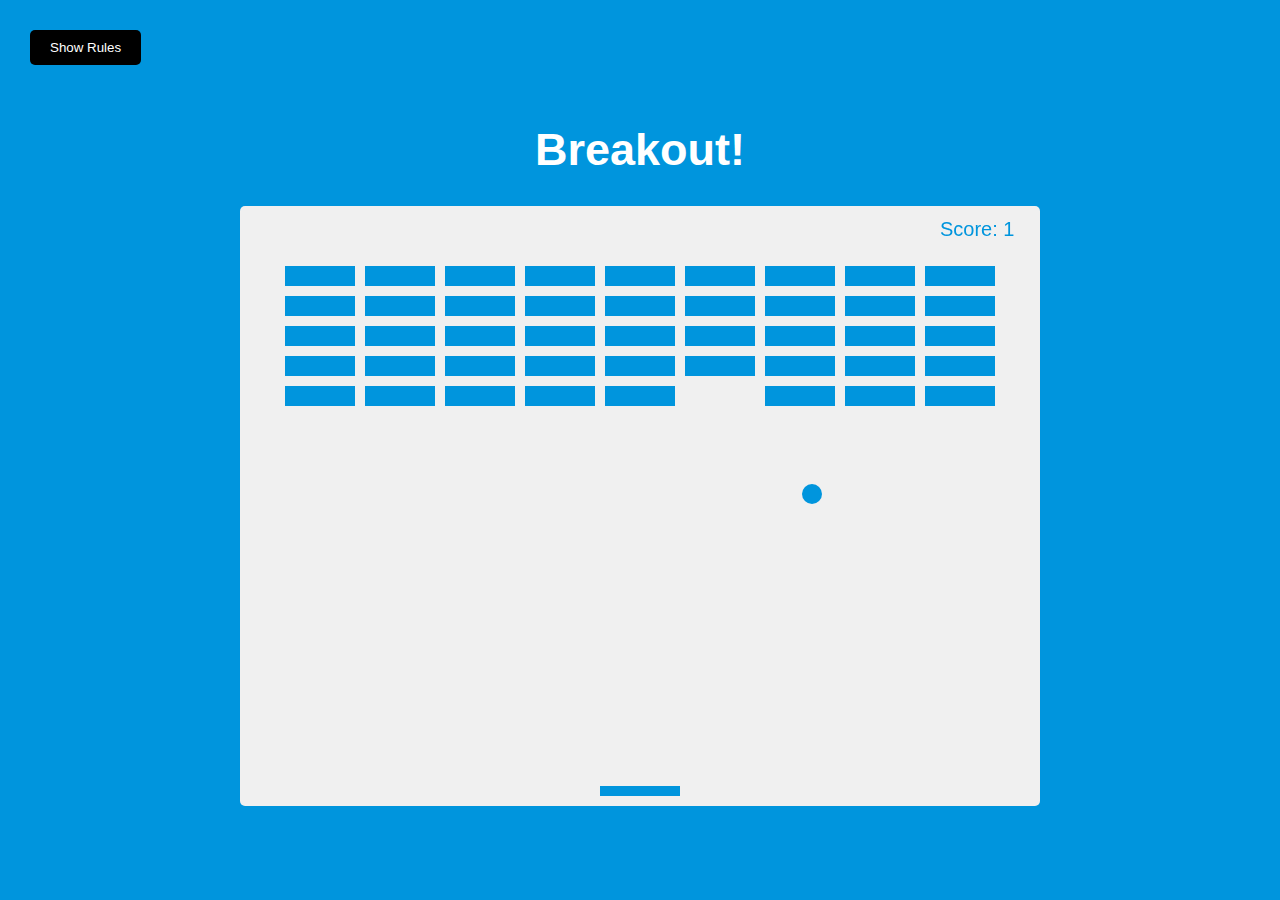
<file: Breakout Game/index.html>
<!DOCTYPE html>
<html lang="en">
  <head>
    <meta charset="UTF-8" />
    <meta name="viewport" content="width=device-width, initial-scale=1.0" />
    <meta http-equiv="X-UA-Compatible" content="ie=edge" />
    <link rel="stylesheet" href="style.css" />
    <title>Breakout!</title>
  </head>
  <body>
    <h1>Breakout!</h1>
    <button id="rules-btn" class="btn rules-btn">Show Rules</button>
    <div id="rules" class="rules">
      <h2>How To Play:</h2>
      <p>
        Use your right and left keys to move the paddle to bounce the ball up
        and break the blocks.
      </p>
      <p>If you miss the ball, your score and the blocks will reset.</p>
      <button id="close-btn" class="btn">Close</button>
    </div>

    <canvas id="canvas" width="800" height="600"></canvas>

    <script src="script.js"></script>
  </body>
</html>
</file>
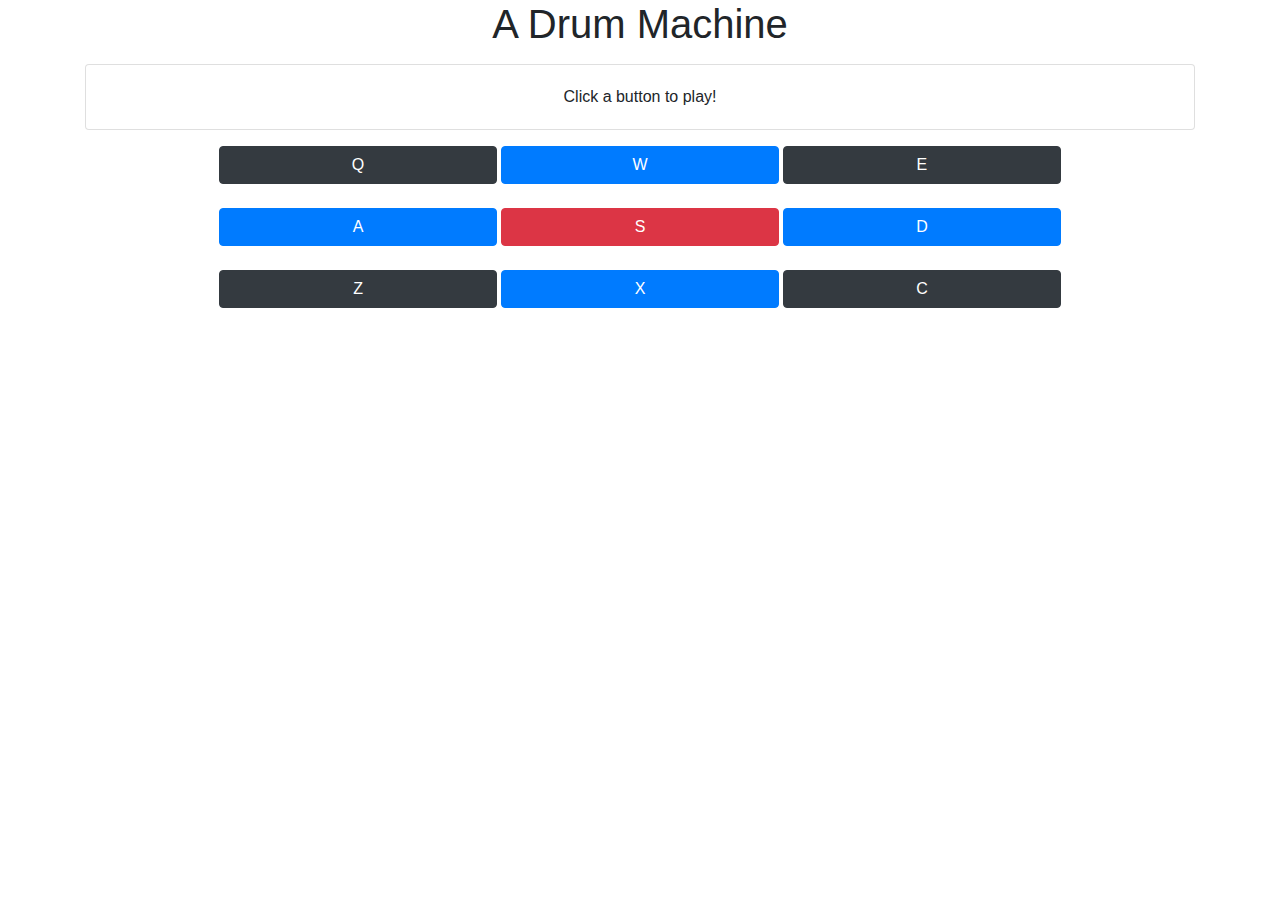
<file: Drum Project/index.html>
<!doctype html>
<html lang="en">
  <head>
    <!-- Required meta tags -->
    <meta charset="utf-8">
    <link rel="stylesheet" href="https://stackpath.bootstrapcdn.com/bootstrap/4.5.0/css/bootstrap.min.css">
    <title>A Drum Machine</title>
    
    <script>
      function play(str) {

        if (str === "q" || str === "Q") {
          document.getElementById('display').innerText = "Rock on!";
        } else if (str === "w" || str === "W") {
          document.getElementById('display').innerText = "Drum Roll!";
        } else if (str === "e" || str === "E") {
          document.getElementById('display').innerText = "Music Time!";
        } else if (str === "a" || str === "A") {
          document.getElementById('display').innerText = "Big Hit!";
        } else if (str === "s" || str === "S") {
          document.getElementById('display').innerText = "Party On!";
        } else if (str === "d" || str === "D") {
          document.getElementById('display').innerText = "Jamming on!";
        } else if (str === "z" || str === "Z") {
          document.getElementById('display').innerText = "Popstarts!";
        } else if (str === "x" || str === "X") {
          document.getElementById('display').innerText = "On the mood!";
        } else if (str === "c" || str === "C") {
          document.getElementById('display').innerText = "On the rythm!";
        }
        var audio = document.getElementById(str);
        audio.play();
      }

      window.document.onkeyup = function(event) {
        let keystroke = event.key
        if (keystroke === "q" || keystroke === "Q") {
          play("Q");
        } else if (keystroke === "w" || keystroke === "W") {
          play("W");
        } else if (keystroke === "e" || keystroke === "E") {
          play("E");
        } else if (keystroke === "a" || keystroke === "A") {
          play("A");
        } else if (keystroke === "s" || keystroke === "S") {
          play("S");
        } else if (keystroke === "d" || keystroke === "D") {
          play("D");
        } else if (keystroke === "z" || keystroke === "Z") {
          play("Z");
        } else if (keystroke === "x" || keystroke === "X") {
          play("X");
        } else if (keystroke === "c" || keystroke === "C") {
          play("C");
        }
      }
    </script>
  </head>


  <body>
    <div class="container" id="drum-machine">
      <h1 class="text-center">A Drum Machine</h1>
      <div class="card my-3">
        <div class="card-body">
          <div class="text-center" id="display">Click a button to play!</div>
        </div>
      </div>
      <div class="align-items-center text-center">
      <button class="drum-pad btn col-3 btn-dark" id="drum-0" onclick="play('Q')">
        Q
        <audio src="./assets/Q.mp3" class="clip" id="Q">
      </button>
      <button class="drum-pad btn col-3 btn-primary" id="drum-1" onclick="play('W')">
        W
        <audio src="./assets/W.mp3" class="clip" id="W">
      </button>
      <button class="drum-pad btn col-3 btn-dark" id="drum-2" onclick="play('E')">
        E
        <audio src="./assets/E.mp3" class="clip" id="E">
      </button>
      </div>
      <br>

      <div class="text-center">
      <button class="drum-pad btn col-3 btn-primary" id="drum-3" onclick="play('A')">
        A
        <audio src="./assets/A.mp3" class="clip" id="A">
      </button>
      <button class="drum-pad btn col-3 btn-danger" id="drum-4" onclick="play('S')">
        S
        <audio src="./assets/S.mp3" class="clip" id="S">
      </button>
      <button class="drum-pad btn col-3 btn-primary" id="drum-5" onclick="play('D')">
        D
        <audio src="./assets/D.mp3" class="clip" id="D">
      </button>
      </div>
      <br>

      <div class="text-center">
      <button class="drum-pad btn col-3 btn-dark" id="drum-6" onclick="play('Z')">
        Z
        <audio src="./assets/Z.mp3" class="clip" id="Z">
      </button>
      <button class="drum-pad btn col-3 btn-primary" id="drum-7" onclick="play('X')">
        X
        <audio src="./assets/X.mp3" class="clip" id="X">
      </button>
      <button class="drum-pad btn col-3 btn-dark" id="drum-8" onclick="play('C')">
        C
        <audio src="./assets/C.mp3" class="clip" id="C">
      </button>
    </div>
    </div>

    <!-- Optional JavaScript -->
    <script src="https://stackpath.bootstrapcdn.com/bootstrap/4.5.0/js/bootstrap.min.js"></script>
    <script src="https://cdn.freecodecamp.org/testable-projects-fcc/v1/bundle.js"></script>
  </body>
</html>
</file>
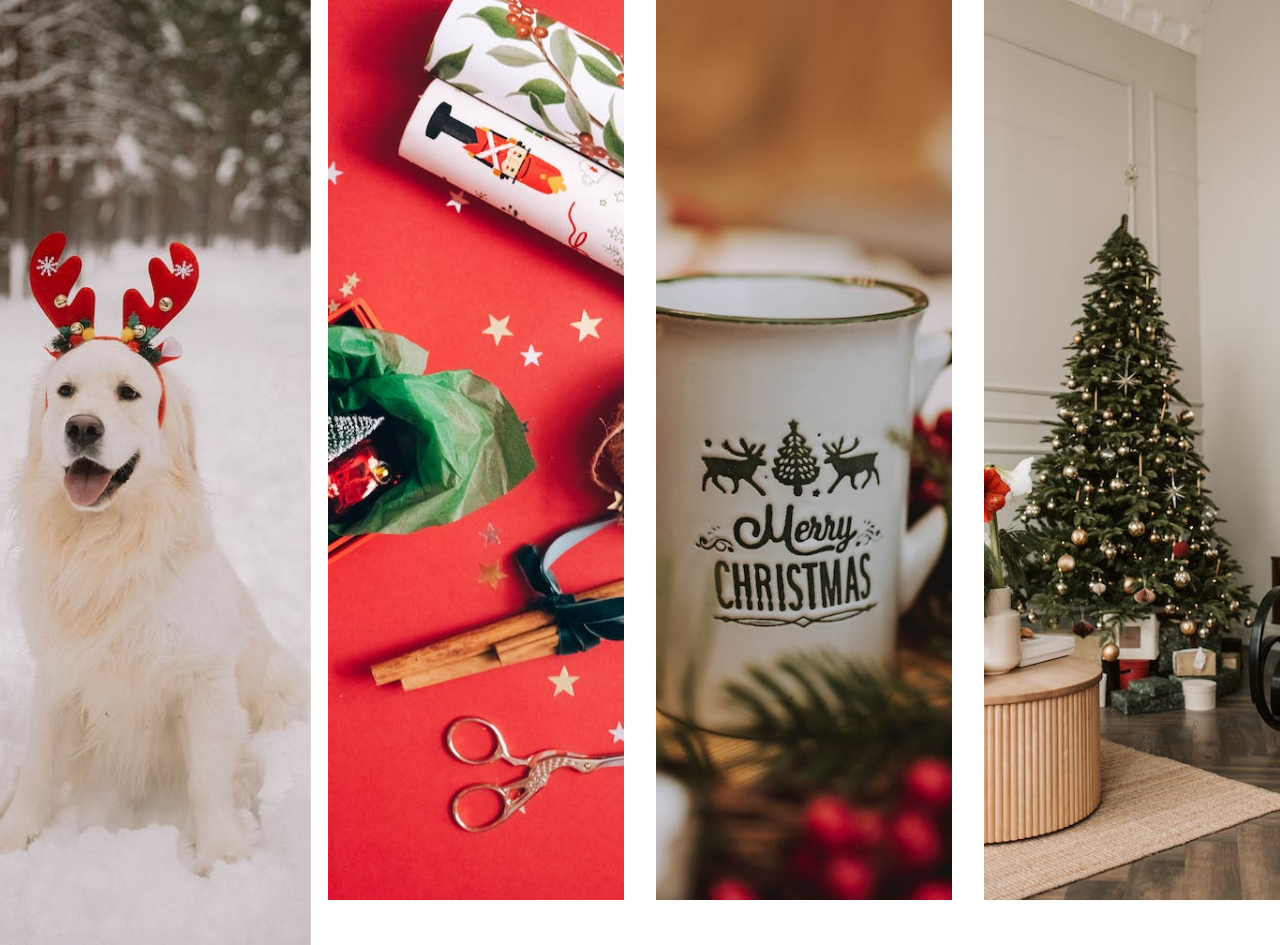
<file: Fluid Image Pop Up JS/index.html>
<!DOCTYPE html>
<html lang="en">
<head>
    <meta charset="UTF-8">
    <meta http-equiv="X-UA-Compatible" content="IE=edge">
    <meta name="viewport" content="width=device-width, initial-scale=1.0">
    <link rel="stylesheet" href="style.css"> 
    <title>Image Gallery Expand</title>
</head>
<body>
    <div class="gallery">
        <div class="img-container">
             <img src="./small/pexels-elina-volkova-19551874 (1).jpg" alt="This is image 1" data-original="pexels-elina-volkova-19551874.jpg">
        </div>
        <div class="img-container">
            <img src="./small/pexels-leeloo-thefirst-5723989 (1).jpg" alt="This is image 2" data-original="pexels-leeloo-thefirst-5723989.jpg">
       </div>
       <div class="img-container">
            <img src="./small/pexels-lil-artsy-3440651 (1).jpg" alt="This is image 3" data-original="pexels-lil-artsy-3440651.jpg">
       </div>
       <div class="img-container">
            <img src="./small/pexels-vlada-karpovich-6119581 (1).jpg" alt="This is image 4" data-original="pexels-vlada-karpovich-6119581.jpg">
       </div>
    </div>
    <div class="modal">
        <img src="./full/pexels-elina-volkova-19551874.jpg" alt="" class="full-img">
        <p class="caption">dddassa</p>
    </div>
    
    <script src="script.js"></script>
</body>

</html>
</file>
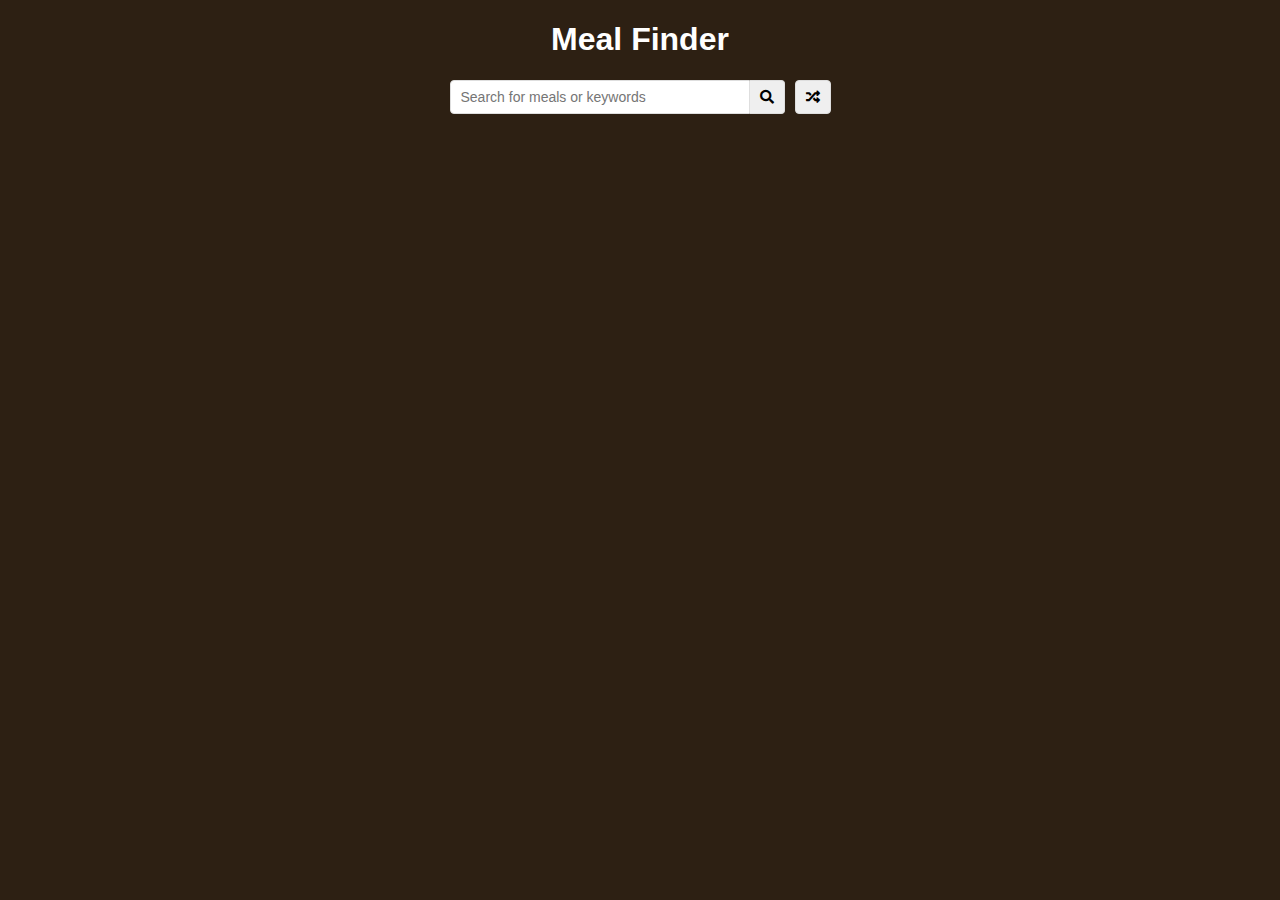
<file: Meal finder/index.html>
<!DOCTYPE html>
<html lang="en">
  <head>
    <meta charset="UTF-8" />
    <meta name="viewport" content="width=device-width, initial-scale=1.0" />
    <meta http-equiv="X-UA-Compatible" content="ie=edge" />
    <link
      rel="stylesheet"
      href="https://cdnjs.cloudflare.com/ajax/libs/font-awesome/5.10.2/css/all.min.css"
    />
    <link rel="stylesheet" href="style.css" />
    <title>Meal Finder</title>
  </head>
  <body>
    <div class="container">
      <h1>Meal Finder</h1>
      <div class="flex">
        <form class="flex" id="submit">
          <input
            type="text"
            id="search"
            placeholder="Search for meals or keywords"
          />
          <button class="search-btn" type="submit">
            <i class="fas fa-search"></i>
          </button>
        </form>
        <button class="random-btn" id="random">
          <i class="fas fa-random"></i>
        </button>
      </div>

      <div id="result-heading"></div>
      <div id="meals" class="meals"></div>
      <div id="single-meal"></div>
    </div>

    <script src="script.js"></script>
  </body>
</html>
</file>
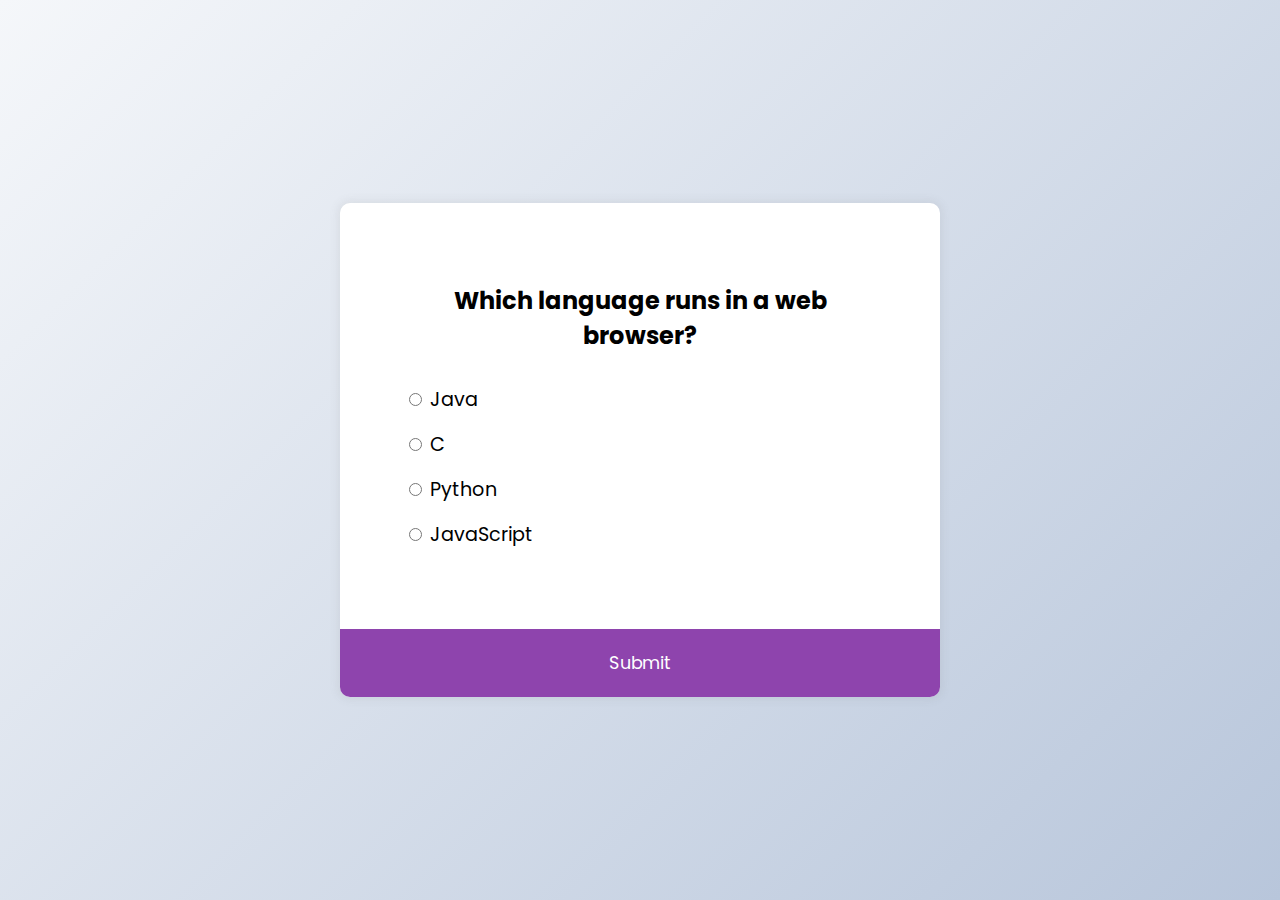
<file: Quiz app/index.html>
<!DOCTYPE html>
<html lang="en">
  <head>
    <meta charset="UTF-8" />
    <meta name="viewport" content="width=device-width, initial-scale=1.0" />
    <link rel="stylesheet" href="style.css" />
    <title>Quiz App</title>
  </head>
  <body>
    <div class="quiz-container" id="quiz">
      <div class="quiz-header">
        <h2 id="question">Question text</h2>
        <ul>
          <li>
            <input type="radio" name="answer" id="a" class="answer">
            <label for="a" id="a_text">Question</label>
          </li>

          <li>
            <input type="radio" name="answer" id="b" class="answer">
            <label for="b" id="b_text">Question</label>
          </li>

          <li>
            <input type="radio" name="answer" id="c" class="answer">
            <label for="c" id="c_text">Question</label>
          </li>

          <li>
            <input type="radio" name="answer" id="d" class="answer">
            <label for="d" id="d_text">Question</label>
          </li>
        </ul>
      </div>
      <button id="submit">Submit</button>
    </div>
    <script src="script.js"></script>
  </body>
</html>
</file>
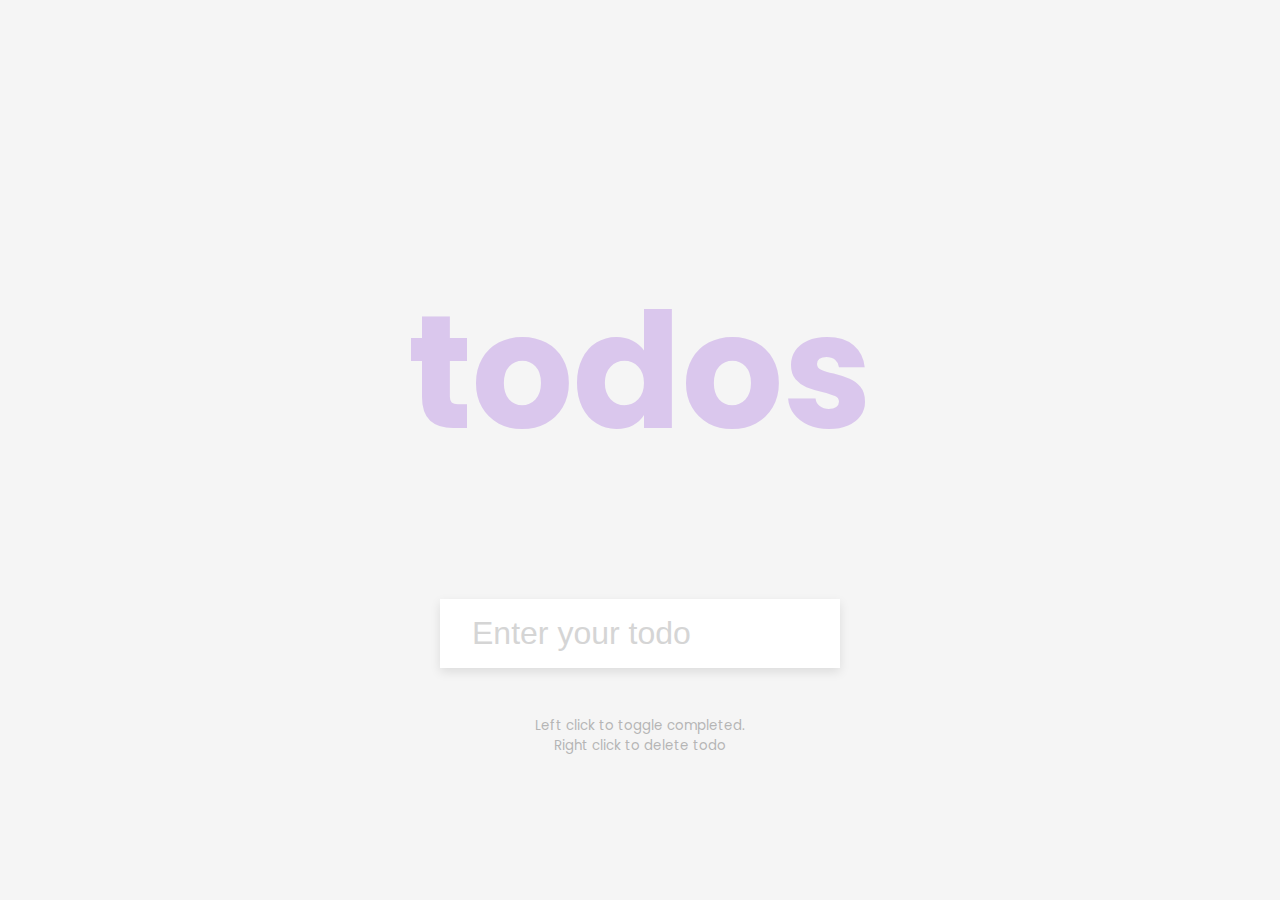
<file: To do list/index.html>
<!DOCTYPE html>
<html lang="en">
  <head>
    <meta charset="UTF-8" />
    <meta name="viewport" content="width=device-width, initial-scale=1.0" />
    <link rel="stylesheet" href="style.css" />
    <title>Todo List</title>
  </head>
  <body>
    <h1>todos</h1>
    <form id="form">
      <input type="text" class="input" id="input" placeholder="Enter your todo" autocomplete="off">

      <ul class="todos" id="todos"></ul>
    </form>
    <small>Left click to toggle completed. <br> Right click to delete todo</small>

    <script src="script.js"></script>
  </body>
</html>
</file>
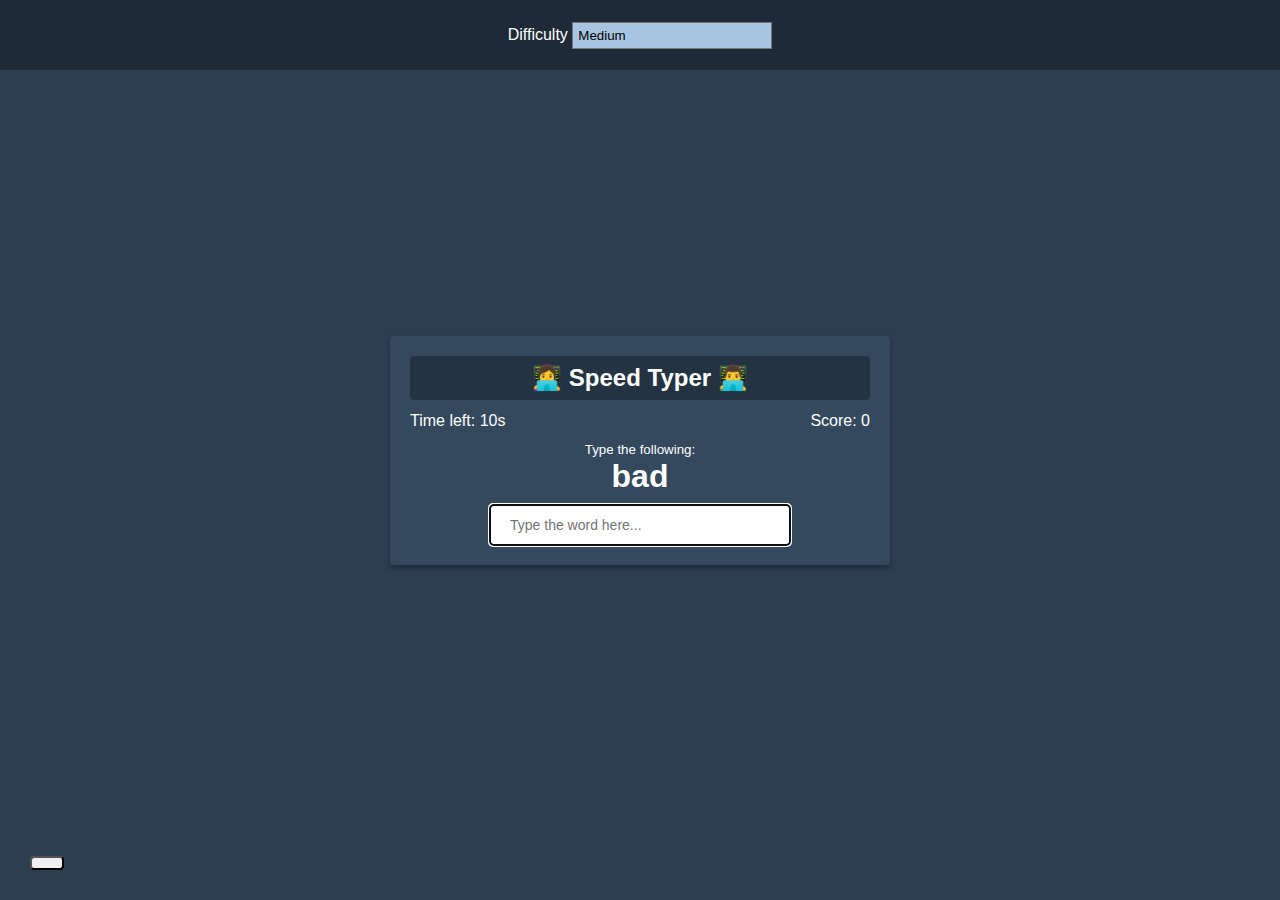
<file: Typing Game/index.html>
<!DOCTYPE html>
<html lang="en">
  <head>
    <meta charset="UTF-8" />
    <meta name="viewport" content="width=device-width, initial-scale=1.0" />
    <meta http-equiv="X-UA-Compatible" content="ie=edge" />
    <link
      rel="stylesheet"
      href="https://cdnjs.cloudflare.com/ajax/libs/font-awesome/5.11.2/css/all.min.css"
      integrity="sha256-+N4/V/SbAFiW1MPBCXnfnP9QSN3+Keu+NlB+0ev/YKQ="
      crossorigin="anonymous"
    />
    <link rel="stylesheet" href="style.css" />
    <title>Speed Typer</title>
  </head>
  <body>
    <button id="settings-btn" class="settings-btn">
      <i class="fas fa-cog"></i>
    </button>

    <div id="settings" class="settings">
      <form id="settings-form">
        <div>
          <label for="difficulty">Difficulty</label>
          <select id="difficulty">
            <option value="easy">Easy</option>
            <option value="medium">Medium</option>
            <option value="hard">Hard</option>
          </select>
        </div>
      </form>
    </div>

    <div class="container">
      <h2>👩‍💻 Speed Typer 👨‍💻</h2>
      <small>Type the following:</small>

      <h1 id="word"></h1>

      <input
        type="text"
        id="text"
        autocomplete="off"
        placeholder="Type the word here..."
        autofocus
      />

      <p class="time-container">Time left: <span id="time">10s</span></p>

      <p class="score-container">Score: <span id="score">0</span></p>

      <div id="end-game-container" class="end-game-container"></div>
    </div>

    <script src="script.js"></script>
  </body>
</html>
</file>
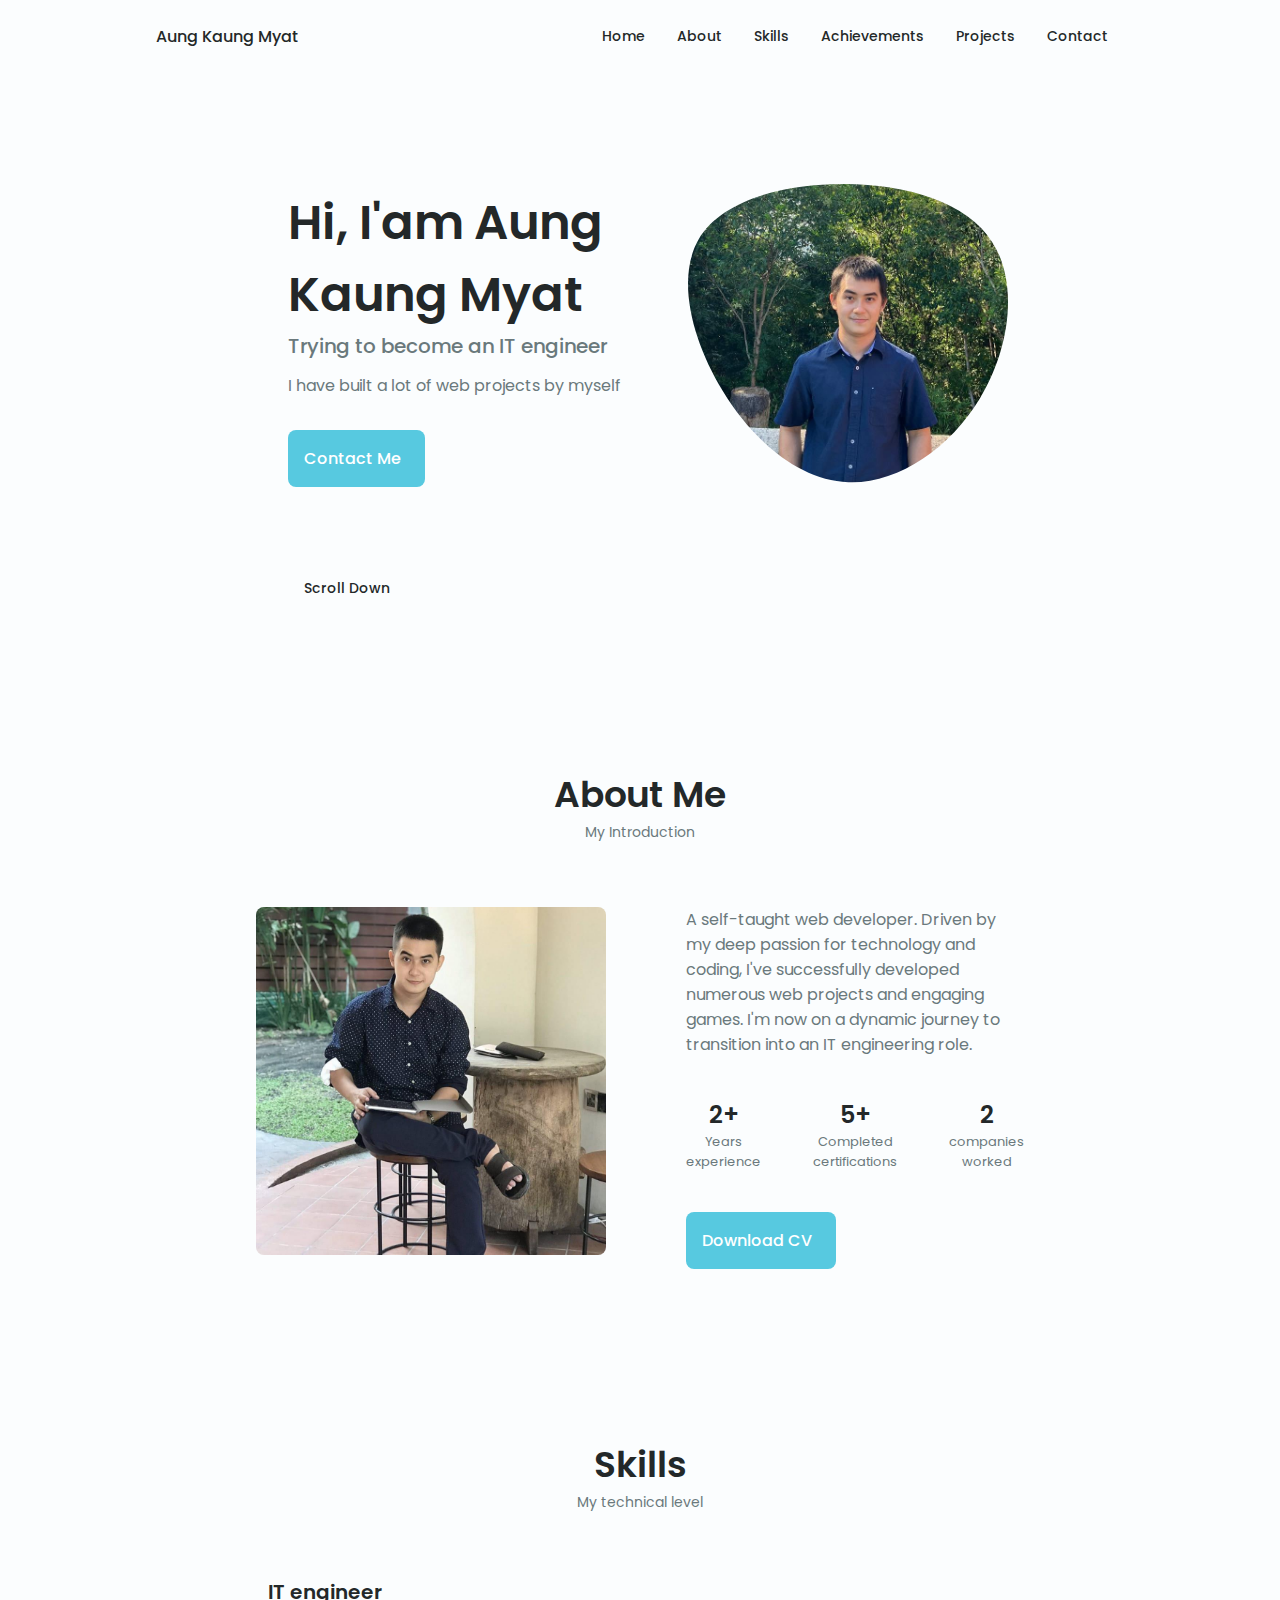
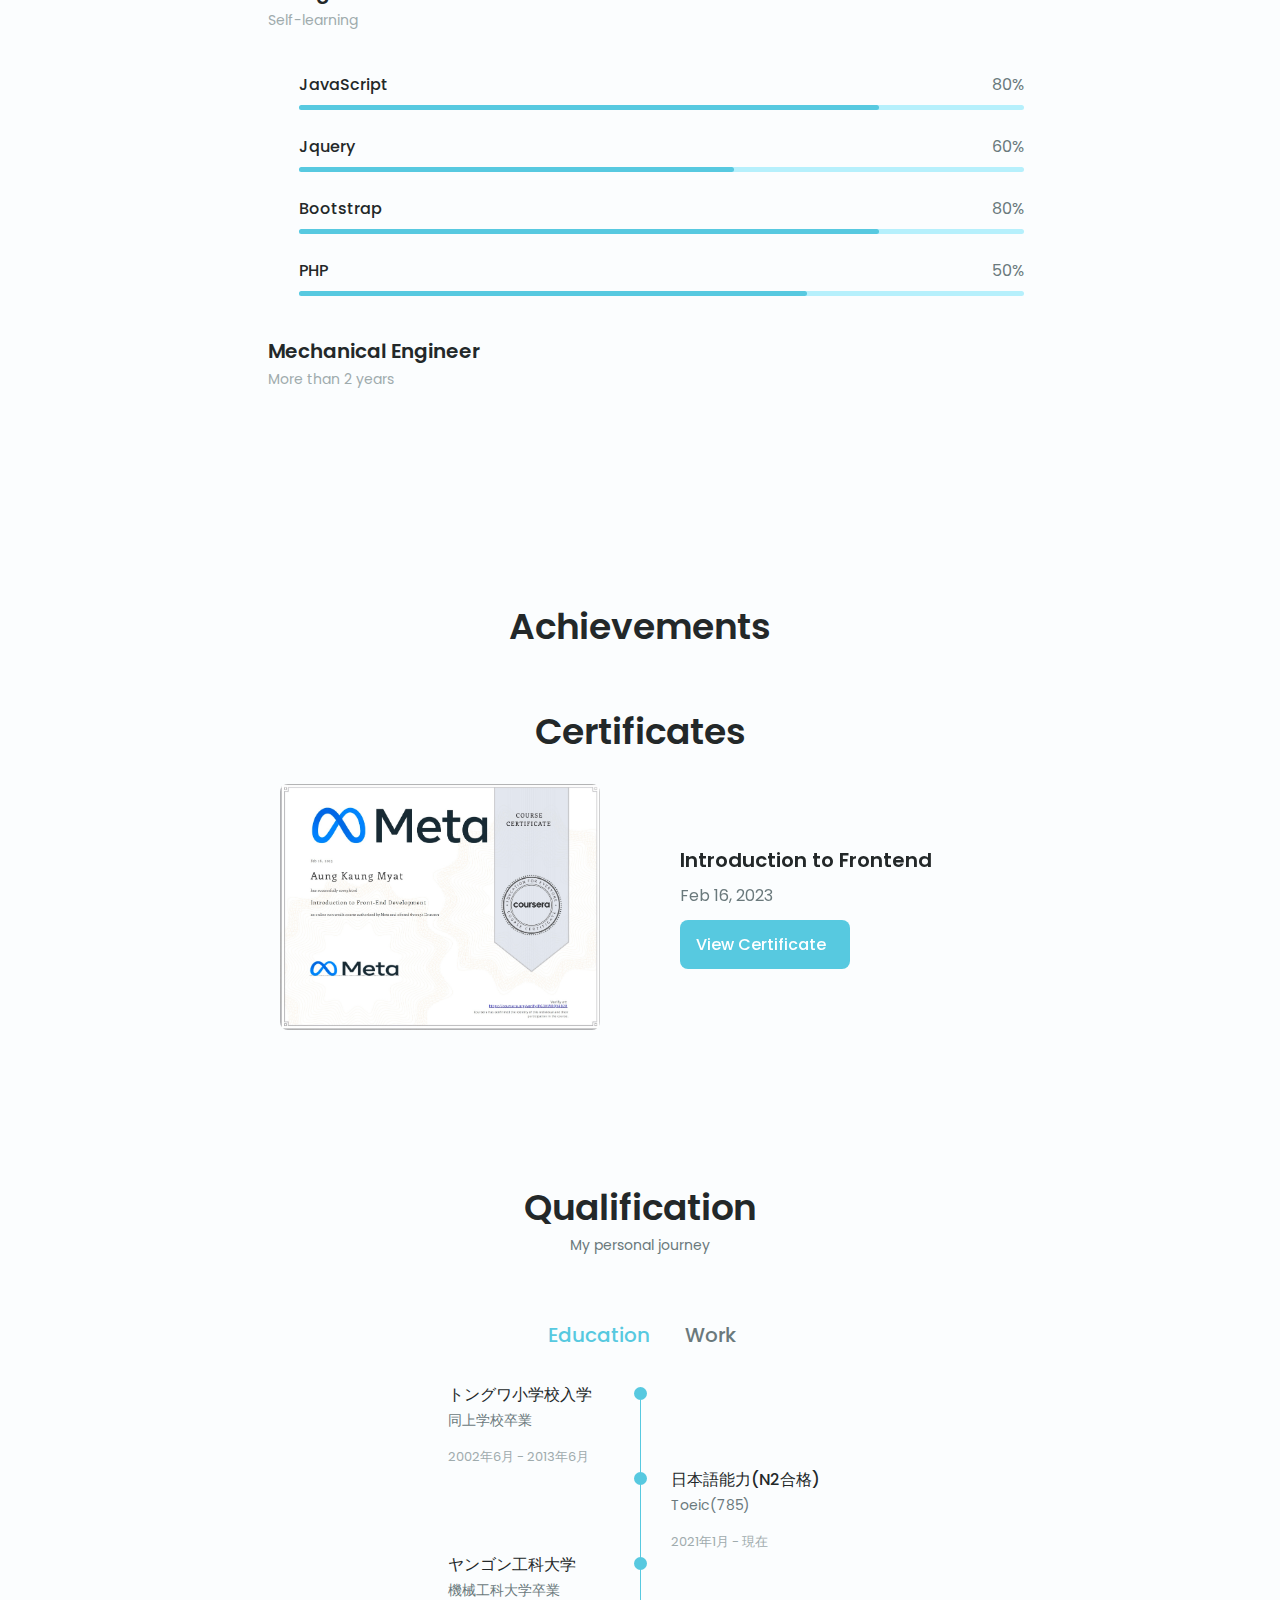
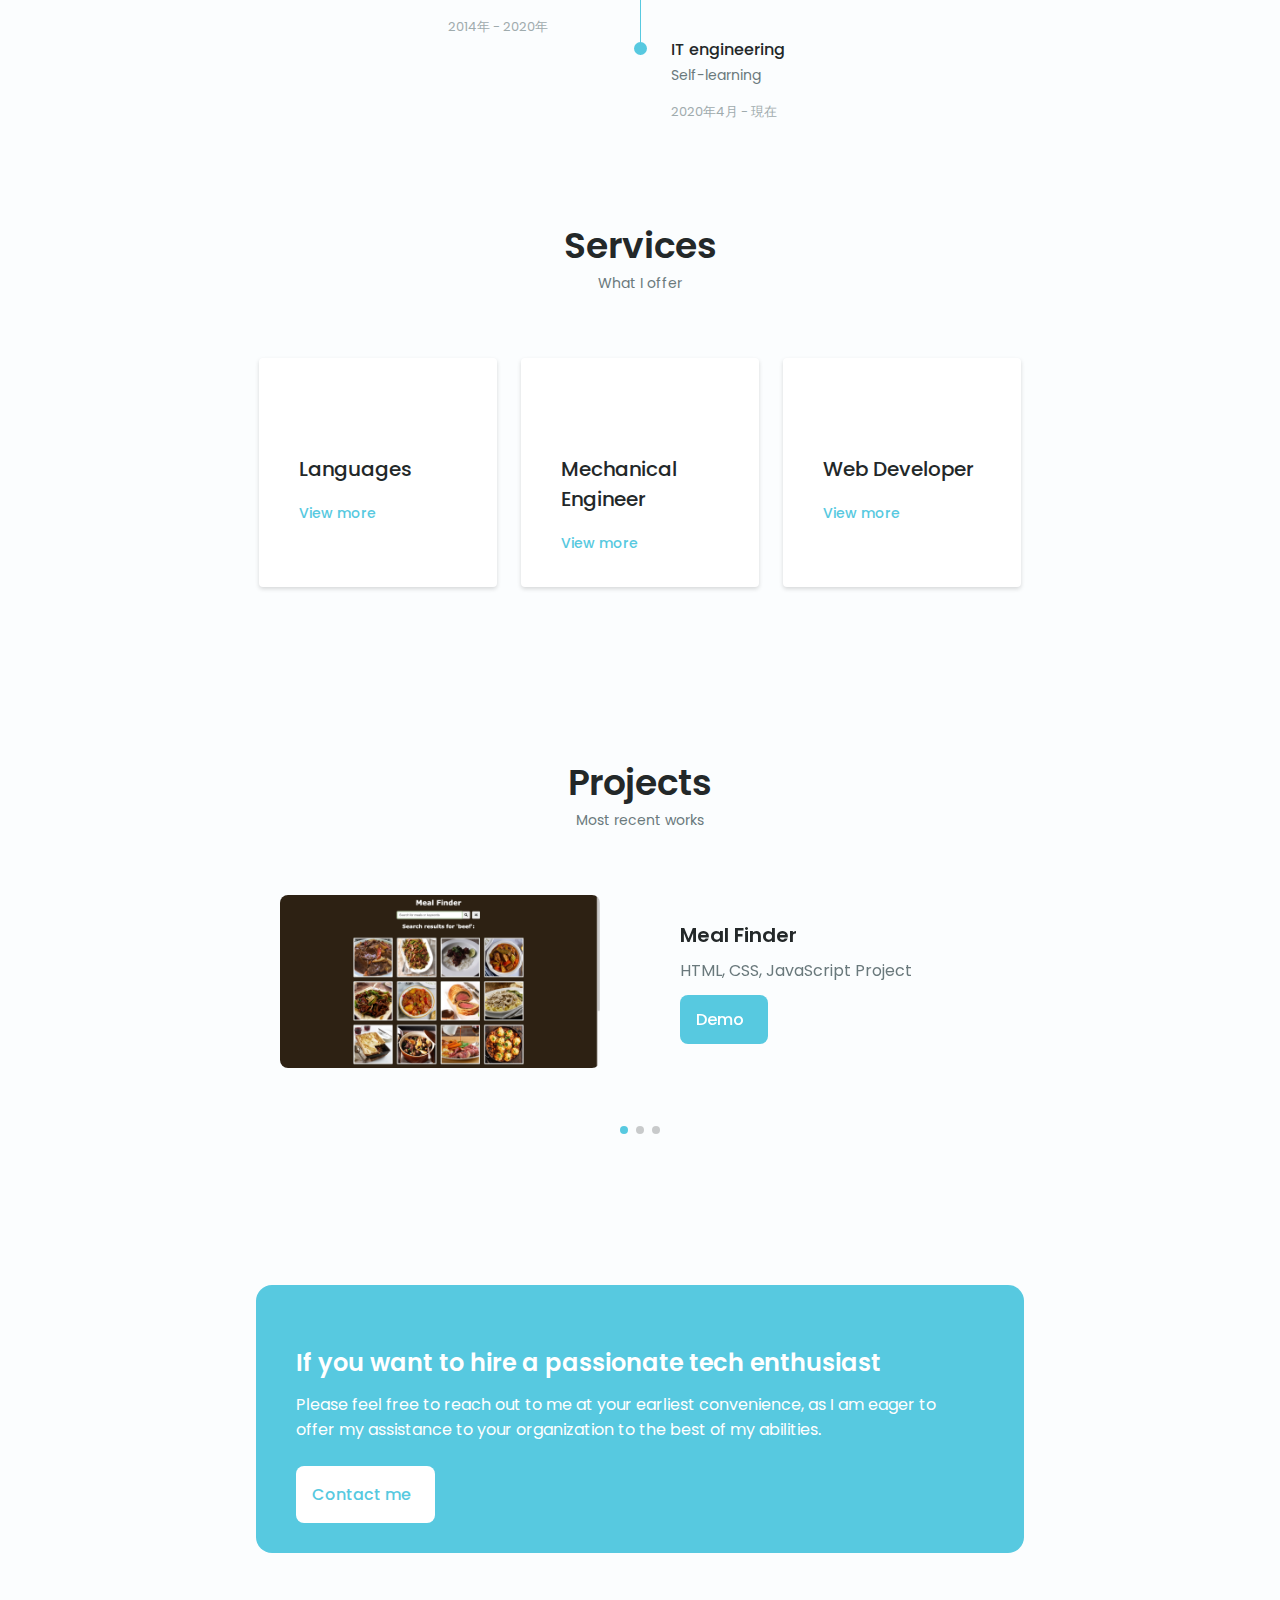
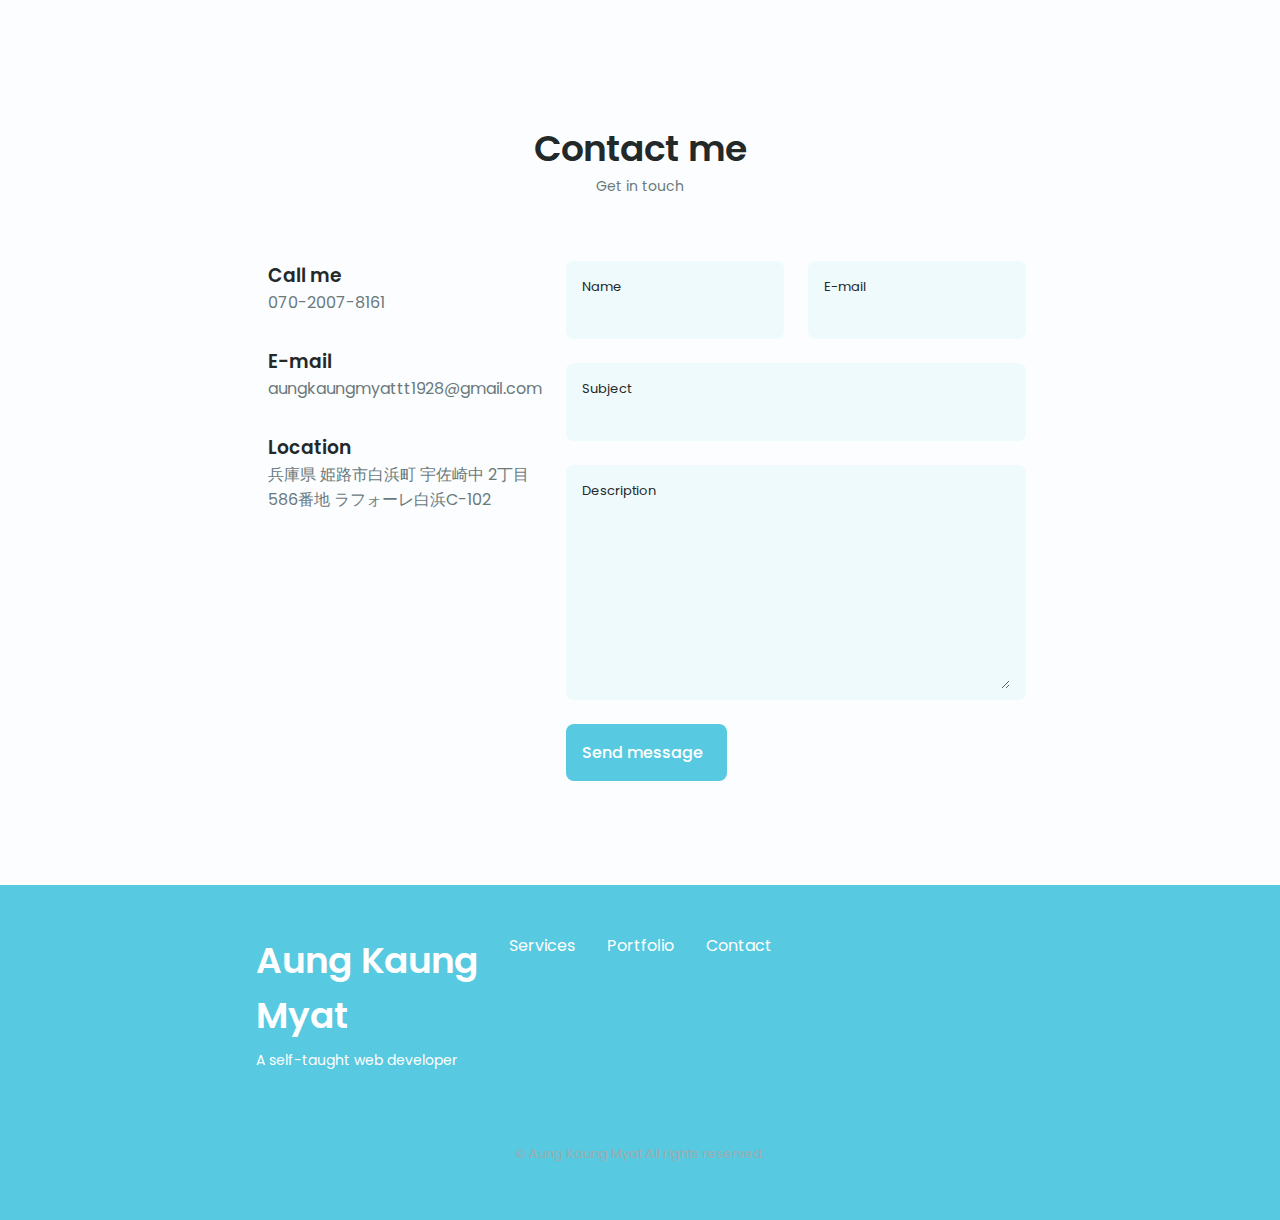
<file: allkg-main/New Portfolio/index.html>
<!DOCTYPE html>
<html lang="en">

<head>
    <meta charset="UTF-8">
    <meta name="viewport" content="width=device-width, initial-scale=1.0">

    <!--==================== UNICONS ====================-->
    <link rel="stylesheet" href="https://unicons.iconscout.com/release/v4.0.0/css/line.css">

    <!--==================== SWIPER CSS ====================-->
    <link rel="stylesheet" href="./packages/css/swiper-bundle.min.css">

    <!--==================== CSS ====================-->
    <link rel="stylesheet" href="./packages/css/styles.css">

    <!--fontawesome-->
    <link rel="stylesheet" href="https://cdnjs.cloudflare.com/ajax/libs/font-awesome/6.4.2/css/all.min.css" integrity="sha512-z3gLpd7yknf1YoNbCzqRKc4qyor8gaKU1qmn+CShxbuBusANI9QpRohGBreCFkKxLhei6S9CQXFEbbKuqLg0DA==" crossorigin="anonymous" referrerpolicy="no-referrer" />

    <title>Aung Kaung Myat</title>
</head>

<body>
    <!--==================== HEADER ====================-->
    <header class="header" id="header">
        <nav class="nav container">
            <a href="#" class="nav__logo">Aung Kaung Myat</a>
            <div class="nav__menu" id="nav-menu">
                <ul class="nav__list grid">
                    <li class="nav__item">
                        <a href="#home" class="nav__link">
                            <i class="uil uil-estate nav__icon"></i>Home
                        </a>
                    </li>
                    <li class="nav__item">
                        <a href="#about" class="nav__link">
                            <i class="uil uil-user nav__icon"></i>About
                        </a>
                    </li>
                    <li class="nav__item">
                        <a href="#skills" class="nav__link">
                            <i class="uil uil-file-alt nav__icon"></i>Skills
                        </a>
                    </li>
                    <li class="nav__item">
                        <a href="#achievements" class="nav__link">
                            <i class="uil uil-briefcase-alt nav__icon"></i>Achievements
                        </a>
                    </li>
                    <li class="nav__item">
                        <a href="#projects" class="nav__link">
                            <i class="uil uil-scenery nav__icon"></i>Projects
                        </a>
                    </li>
                    <li class="nav__item">
                        <a href="#contact" class="nav__link">
                            <i class="uil uil-message nav__icon"></i>Contact
                        </a>
                    </li>
                </ul>
                <i class="uil uil-times nav__close" id="nav-close"></i>
            </div>
            <div class="nav__btns">
                <!-- Theme change button -->

                <i class="uil uil-moon change-theme" id="theme-button"></i>

                <div class="nav__toggle" id="nav-toggle">
                    <i class="uil uil-apps"></i>
                </div>
            </div>
        </nav>
    </header>

    <!--==================== MAIN ====================-->
    <main class="main">
        <!--==================== HOME ====================-->
        <section class="home section" id="home">
            <div class="home__container container grid">
                <div class="home__content grid">
                    <div class="home__social">
                        <a href="https://www.linkedin.com/in/aung-kaung-myat-30943a215/" target="_blank" class="home__social-icon">
                            <i class="uil uil-linkedin-alt"></i>
                        </a>
                        <!--<a href="https://twitter.com/home" target="_blank" class="home__social-icon">
                                <i class="uil uil-twitter-alt"></i>
                            </a>-->
                        <a href="https://github.com/AungKaung1928?tab=repositories" target="_blank" class="home__social-icon">
                            <i class="uil uil-github-alt"></i>
                        </a>
                    </div>

                    <div class="home__img">
                        <svg class="home__blob" viewBox="0 0 200 187" xmlns="http://www.w3.org/2000/svg" xmlns:xlink="http://www.w3.org/1999/xlink">
                            <mask id="mask0" mask-type="alpha">
                                <path d="M190.312 36.4879C206.582 62.1187 201.309 102.826 182.328 134.186C163.346 165.547 
                                    130.807 187.559 100.226 186.353C69.6454 185.297 41.0228 161.023 21.7403 129.362C2.45775 
                                    97.8511 -7.48481 59.1033 6.67581 34.5279C20.9871 10.1032 59.7028 -0.149132 97.9666 
                                    0.00163737C136.23 0.303176 174.193 10.857 190.312 36.4879Z" />
                            </mask>
                            <g mask="url(#mask0)">
                                <path d="M190.312 36.4879C206.582 62.1187 201.309 102.826 182.328 134.186C163.346 
                                    165.547 130.807 187.559 100.226 186.353C69.6454 185.297 41.0228 161.023 21.7403 
                                    129.362C2.45775 97.8511 -7.48481 59.1033 6.67581 34.5279C20.9871 10.1032 59.7028 
                                    -0.149132 97.9666 0.00163737C136.23 0.303176 174.193 10.857 190.312 36.4879Z" />
                                <image class="home__blob-img" x="" xlink:href="packages/images/profile1.JPG" />
                            </g>
                        </svg>
                    </div>

                    <div class="home__data">
                        <h1 class="home__title">Hi, I'am Aung Kaung Myat</h1>
                        <h3 class="home__subtitle">Trying to become an IT engineer</h3>
                        <p class="home__description">I have built a lot of web projects by myself</p>
                        <a href="#contact" class="button button--flex home__button">
                            Contact Me<i class="uil uil-message button__icon"></i>
                        </a>
                    </div>
                </div>

                <div class="home__scroll">
                    <a href="#about" class="home__scroll-button button--flex">
                        <i class="uil uil-mouse-alt home__scroll-mouse"></i>
                        <span class="home__scroll-name">Scroll Down</span>
                        <i class="uil uil-arrow-down home__scroll-arrow"></i>
                    </a>
                </div>
            </div>
        </section>

        <!--==================== ABOUT ====================-->
        <section class="about section" id="about">
            <h2 class="section__title">About Me</h2>
            <span class="section__subtitle">My Introduction</span>

            <div class="about__container container grid">
                <img src="packages/images/profile2.JPG" alt="" class="about__img">
                <div class="about__data">
                    <p class="about__description">
                        A self-taught web developer. Driven by my deep passion for technology and coding, I've successfully developed numerous web projects and engaging games. I'm now on a dynamic journey to transition into an IT engineering role.
                    </p>
                    <div class="about__info">
                        <div>
                            <span class="about__info-title">2+</span>
                            <span class="about__info-name">Years <br> experience</span>
                        </div>
                        <div>
                            <span class="about__info-title">5+</span>
                            <span class="about__info-name">Completed <br> certifications</span>
                        </div>
                        <div>
                            <span class="about__info-title">2</span>
                            <span class="about__info-name">companies<br>worked</span>
                        </div>
                    </div>

                    <div class="about__buttons">
                        <a download="" href="packages/pdf/CV.pdf" class="button button--flex">
                            Download CV<i class="uil uil-download-alt button__icon"></i>
                        </a>
                    </div>
                </div>
            </div>
        </section>

        <!--==================== SKILLS ====================-->
        <section class="skills section" id="skills">
            <h2 class="section__title">Skills</h2>
            <span class="section__subtitle">My technical level</span>

            <div class="skills__container container grid">
                <div>
                    <!--==================== SKILL-1 ====================-->
                    <div class="skills__content skills__open">
                        <div class="skills__header">
                            <i class="uil uil-analytics skills__icon"></i>
                            <div>
                                <h1 class="skills__title">IT engineer</h1>
                                <span class="skills__subtitle">Self-learning</span>
                            </div>

                            <i class="uil uil-angle-down skills__arrow"></i>
                        </div>
                        <div class="skills__list grid">
                            <div class="skills__data">
                                <div class="skills__titles">
                                    <h3 class="skills__name">JavaScript</h3>
                                    <span class="skills__number">80%</span>
                                </div>
                                <div class="skills__bar">
                                    <span class="skills__percentage skills__python"></span>
                                </div>
                            </div>
                            <div class="skills__data">
                                <div class="skills__titles">
                                    <h3 class="skills__name">Jquery</h3>
                                    <span class="skills__number">60%</span>
                                </div>
                                <div class="skills__bar">
                                    <span class="skills__percentage skills__tab"></span>
                                </div>
                            </div>
                            <div class="skills__data">
                                <div class="skills__titles">
                                    <h3 class="skills__name">Bootstrap</h3>
                                    <span class="skills__number">80%</span>
                                </div>
                                <div class="skills__bar">
                                    <span class="skills__percentage skills__sql"></span>
                                </div>
                            </div>
                            <div class="skills__data">
                                <div class="skills__titles">
                                    <h3 class="skills__name">PHP</h3>
                                    <span class="skills__number">50%</span>
                                </div>
                                <div class="skills__bar">
                                    <span class="skills__percentage skills__google"></span>
                                </div>
                            </div>
                        </div>
                    </div>
                    <!--==================== SKILLS 3 ====================-->
                    <div class="skills__content skills__close">
                        <div class="skills__header">
                            <i class="uil uil-brackets-curly skills__icon"></i>
                            <div>
                                <h1 class="skills__title">Mechanical Engineer</h1>
                                <span class="skills__subtitle">More than 2 years</span>
                            </div>

                            <i class="uil uil-angle-down skills__arrow"></i>
                        </div>
                        <div class="skills__list grid">
                            <div class="skills__data">
                                <div class="skills__titles">
                                    <h3 class="skills__name">Solidworks</h3>
                                    <span class="skills__number">90%</span>
                                </div>
                                <div class="skills__bar">
                                    <span class="skills__percentage skills__html"></span>
                                </div>
                            </div>
                            <div class="skills__data">
                                <div class="skills__titles">
                                    <h3 class="skills__name">AutoCAD</h3>
                                    <span class="skills__number">80%</span>
                                </div>
                                <div class="skills__bar">
                                    <span class="skills__percentage skills__css"></span>
                                </div>
                            </div>
                            <div class="skills__data">
                                <div class="skills__titles">
                                    <h3 class="skills__name">Matlab</h3>
                                    <span class="skills__number">60%</span>
                                </div>
                                <div class="skills__bar">
                                    <span class="skills__percentage skills__js"></span>
                                </div>
                            </div>
                            <div class="skills__data">
                                <div class="skills__titles">
                                    <h3 class="skills__name">Autodesk Inventor</h3>
                                    <span class="skills__number">50%</span>
                                </div>
                                <div class="skills__bar">
                                    <span class="skills__percentage skills__wordpress"></span>
                                </div>
                            </div>
                        </div>
                    </div>
                </div>
            </div>
        </section>

        <!--==================== Achievements ====================-->
 <section class="portfolio section" id="achievements">
    <h2 class="section__title">Achievements</h2>
    <br><br>
    <h2 class="section__title">Certificates</h2>
    <br>

    <div class="portfolio__container container swiper-container">
        <div class="swiper-wrapper">
            <!--==================== CERTIFICATES 1 ====================-->

            <div class="portfolio__content grid swiper-slide">
                <img src="./packages/Certificates/Coursera-Introduction to Frontend.jpg" alt="" class="portfolio__img">

                <div class="portfolio_">
                    <h3 class="portfolio__title">Introduction to Frontend</h3>
                    <p class="portfolio__description">Feb 16, 2023</p>
                    <a href="packages/Certificates/Coursera-Introduction to Frontend.jpg" target="_blank" class="button button--flex button--small portfolio__button">
                        View Certificate
                        <i class="uil uil-arrow-right button__icon"></i>
                    </a>
                </div>
            </div>

            <!--==================== CERTIFICATES 2 ====================-->

            <div class="portfolio__content grid swiper-slide">
                <img src="./packages/Certificates/Coursera-Introduction to Backend.jpg" alt="" class="portfolio__img">

                <div class="portfolio_">
                    <h3 class="portfolio__title">Introduction to Backend</h3>
                    <p class="portfolio__description">Feb 16, 2023</p>
                    <a href="packages/Certificates/Coursera-Introduction to Backend.jpg" target="_blank" class="button button--flex button--small portfolio__button">
                        View Certificate
                        <i class="uil uil-arrow-right button__icon"></i>
                    </a>
                </div>
            </div>

            <!--==================== CERTIFICATES 3 ====================-->

            <div class="portfolio__content grid swiper-slide">
                <img src="./packages/Certificates/Coursera-Programming with JavaScript.jpg" alt="" class="portfolio__img">

                <div class="portfolio_">
                    <h3 class="portfolio__title">Programming with JavaScript</h3>
                    <p class="portfolio__description">Jul 13, 2023</p>
                    <a href="packages/Certificates/Coursera-Programming with JavaScript.jpg" target="_blank" class="button button--flex button--small portfolio__button">
                        View Certificate
                        <i class="uil uil-arrow-right button__icon"></i>
                    </a>
                </div>
            </div>

             <!--==================== CERTIFICATES 4 ====================-->

             <div class="portfolio__content grid swiper-slide">
                <img src="./packages/Certificates/Udemy-AutoCAD.jpg" alt="" class="portfolio__img">

                <div class="portfolio_">
                    <h3 class="portfolio__title">AutoCAD</h3>
                    <p class="portfolio__description">Aug. 27, 2023</p>
                    <a href="packages/Certificates/Udemy-AutoCAD.jpg" target="_blank" class="button button--flex button--small portfolio__button">
                        View Certificate
                        <i class="uil uil-arrow-right button__icon"></i>
                    </a>
                </div>
            </div>
             <!--==================== CERTIFICATES 5 ====================-->

             <div class="portfolio__content grid swiper-slide">
                <img src="./packages/Certificates/Udemy-SOLIDWORKS.jpg" alt="" class="portfolio__img">

                <div class="portfolio_">
                    <h3 class="portfolio__title">SOLIDWORKS</h3>
                    <p class="portfolio__description">Sep 10, 2023</p>
                    <a href="packages/Certificates/Udemy-SOLIDWORKS.jpg" target="_blank" class="button button--flex button--small portfolio__button">
                        View Certificate
                        <i class="uil uil-arrow-right button__icon"></i>
                    </a>
                </div>
            </div>
             <!--==================== CERTIFICATES 6 ====================-->

             <div class="portfolio__content grid swiper-slide">
                <img src="./packages/Certificates/LinkedIn-FullstackAndFrontend.png" alt="" class="portfolio__img">

                <div class="portfolio_">
                    <h3 class="portfolio__title">LinkedIn-FullstackAndFrontend</h3>
                    <p class="portfolio__description">April 27, 2022</p>
                    <a href="packages/Certificates/LinkedIn-FullstackAndFrontend.png" target="_blank" class="button button--flex button--small portfolio__button">
                        View Certificate
                        <i class="uil uil-arrow-right button__icon"></i>
                    </a>
                </div>
            </div>
            
        <!-- add arrows-->
        <div class="swiper-button-next">
            <i class="uil uil-angle-right-b swiper-portfolio-icon"></i>
        </div>

        <div class="swiper-button-prev">
            <i class="uil uil-angle-left-b swiper-portfolio-icon"></i>
        </div>

        <!-- Add Pagination -->
        <div class="swiper-pagination"></div>


    </div>

</section>
<br><br><br>

        <!--==================== QUALIFICATION ====================-->
        <section class="qualification__section">
            <h2 class="section__title">Qualification</h2>
            <span class="section__subtitle">My personal journey</span>

            <div class="qualification__container container">
                <div class="qualification__tabs">
                    <div class="qualification__button button--flex qualification__active" data-target='#education'>
                        <i class="uil uil-graduation-cap qualification__icon"></i>
                        Education
                    </div>

                    <div class="qualification__button button--flex" data-target="#work">
                        <i class="uil uil-briefcase-alt qualification__icon"></i>
                        Work
                    </div>
                </div>

                <div class="qualification__sections">
                    <!--==================== QUALIFICATION CONTENT 1 ====================-->
                    <div class="qualification__content qualification__active" data-content id="education">
                        <!--==================== QUALIFICATION 1 ====================-->
                        <div class="qualification__data">
                            <div>
                                <h3 class="qualification__title">トングワ小学校入学</h3>
                                <span class="qualification__subtitle">同上学校卒業</span>
                                <div class="qualification__calendar">
                                    <i class="uil uil-calendar-alt"></i>
                                    2002年6月 - 2013年6月
                                </div>
                            </div>

                            <div>
                                <span class="qualification__rounder"></span>
                                <span class="qualification__line"></span>
                            </div>
                        </div>

                        <!--==================== QUALIFICATION 2 ====================-->
                        <div class="qualification__data">
                            <div></div>
                            <div>
                                <span class="qualification__rounder"></span>
                                <span class="qualification__line"></span>
                            </div>

                            <div>
                                <h3 class="qualification__title">日本語能力(N2合格)</h3>
                                <span class="qualification__subtitle">Toeic(785)</span>
                                <div class="qualification__calendar">
                                    <i class="uil uil-calendar-alt"></i>
                                    2021年1月 - 現在
                                </div>
                            </div>
                        </div>

                        <!--==================== QUALIFICATION 3 ====================-->
                        <div class="qualification__data">
                            <div>
                                <h3 class="qualification__title">ヤンゴン工科大学</h3>
                                <span class="qualification__subtitle">機械工科大学卒業</span>
                                <div class="qualification__calendar">
                                    <i class="uil uil-calendar-alt"></i>
                                    2014年 - 2020年
                                </div>
                            </div>

                            <div>
                                <span class="qualification__rounder"></span>
                                <span class="qualification__line"></span>
                            </div>
                        </div>

                        <!--==================== QUALIFICATION 4 ====================-->
                        <div class="qualification__data">
                            <div></div>
                            <div>
                                <span class="qualification__rounder"></span>
                                <!-- <span class="qualification__line"></span> -->
                            </div>

                            <div>
                                <h3 class="qualification__title">IT engineering</h3>
                                <span class="qualification__subtitle">Self-learning</span>
                                <div class="qualification__calendar">
                                    <i class="uil uil-calendar-alt"></i>
                                    2020年4月 - 現在
                                </div>
                            </div>


                        </div>
                    </div>

                    <!--==================== QUALIFICATION CONTENT 2 ====================-->
                    <div class="qualification__content" data-content id="work">
                        <!--==================== QUALIFICATION 1 ====================-->
                        <div class="qualification__data">
                            <div>
                                <h3 class="qualification__title">インターン シップ</h3>
                                <span class="qualification__subtitle">Mitsubishi Electric Myanmar,Pyin Oo Lwin研究所,Delta Electronics Co.,Ltd </span>
                                <div class="qualification__calendar">
                                    <i class="uil uil-calendar-alt"></i>
                                    2015年3月 - 2019年5月
                                </div>
                            </div>

                            <div>
                                <span class="qualification__rounder"></span>
                                <span class="qualification__line"></span>
                            </div>
                        </div>

                        <!--==================== QUALIFICATION 2 ====================-->
                        <div class="qualification__data">
                            <div></div>
                            <div>
                                <span class="qualification__rounder"></span>
                                <span class="qualification__line"></span>
                            </div>

                            <div>
                                <h3 class="qualification__title">技術総合者</h3>
                                <span class="qualification__subtitle">ダイナックス株式会社</span>
                                <div class="qualification__calendar">
                                    <i class="uil uil-calendar-alt"></i>
                                    22022年8月 - 現在

                                </div>
                            </div>
                        </div>

                        <!--==================== QUALIFICATION 3 ====================-->
                        <div class="qualification__data">
                            <div>
                                <h3 class="qualification__title">機械設計者</h3>
                                <span class="qualification__subtitle">Delta Electronics Co.,Ltd</span>
                                <div class="qualification__calendar">
                                    <i class="uil uil-calendar-alt"></i>
                                    2020年6月~2021年11月
                                </div>
                            </div>

                            <div>
                                <span class="qualification__rounder"></span>
                                <!-- <span class="qualification__line"></span> -->
                            </div>
                        </div>

                    </div>

                </div>
                
            </div>
        </section>
        

        <!--==================== SERVICES ====================-->
        <section class="services section" id="services">
            <h2 class="section__title">Services</h2>
            <span class="section__subtitle">What I offer</span>

            <div class="services__container container grid">
                <!--==================== SERVICES 1 ====================-->
                <div class="services__content">
                    <div>
                        <i style="font-size: 30px; color: hsl(var(--hue-color), 69%, 61%);" class="fa-solid fa-language"></i>
                        <h3 class="services__title">Languages<br></h3>
                    </div>
                    <span class="button button--flex button--small button--link services__button">
                        View more
                        <i class="uil uil-arrow-right button__icon"></i>
                    </span>

                    <div class="services__modal">
                        <div class="services__modal-content">
                            <h4 class="services__modal-title">Languages <br></h4>
                            <i class="uil uil-times services__modal-close"></i>

                            <ul class="services__modal-services grid">
                                <li class="services__modal-service">
                                    <i class="uil uil-check-circle services__modal-icon"></i>
                                    <p>Japanese(N2)</p>
                                </li>

                                <li class="services__modal-service">
                                    <i class="uil uil-check-circle services__modal-icon"></i>
                                    <p>Toeic(785)</p>
                                </li>

                                <li class="services__modal-service">
                                    <i class="uil uil-check-circle services__modal-icon"></i>
                                    <p>Burmese(Native)</p>
                                </li>


                            </ul>
                        </div>
                    </div>
                </div>

                <!--==================== SERVICES 2 ====================-->
                <div class="services__content">
                    <div>
                        <i style="font-size: 30px; color: hsl(var(--hue-color), 69%, 61%);" class="fa-solid fa-screwdriver-wrench"></i>
                        <h3 class="services__title">Mechanical Engineer<br></h3>
                    </div>
                    <span class="button button--flex button--small button--link services__button">
                        View more
                        <i class="uil uil-arrow-right button__icon"></i>
                    </span>

                    <div class="services__modal">
                        <div class="services__modal-content">
                            <h4 class="services__modal-title">Mechanical Engineer<br></h4>
                            <i class="uil uil-times services__modal-close"></i>

                            <ul class="services__modal-services grid">
                                <li class="services__modal-service">
                                    <i class="uil uil-check-circle services__modal-icon"></i>
                                    <p>One and a half year experience in mechanical design in Myanmar</p>
                                </li>

                                <li class="services__modal-service">
                                    <i class="uil uil-check-circle services__modal-icon"></i>
                                    <p> More than 1 year experience in machine operation, development and quality control in Japan</p>
                                </li>

                                <li class="services__modal-service">
                                    <i class="uil uil-check-circle services__modal-icon"></i>
                                    <p>Three Mechanical Engineering Internships and one trainging programs in Myanamar</p>
                                </li>

                                <li class="services__modal-service">
                                    <i class="uil uil-check-circle services__modal-icon"></i>
                                    <p>Graduated from Yangon Technological University and did a thesis about "Design Calculation of 260W Finned Tube Heat Exchanger" </p>
                                </li>
                            </ul>
                        </div>
                    </div>
                </div>

                <!--==================== SERVICES 3 ====================-->
                <div class="services__content">
                    <div>
                        <i style="font-size: 30px; color: hsl(var(--hue-color), 69%, 61%);" class="fa-solid fa-computer"></i>
                        <h3 class="services__title">Web Developer<br></h3>
                    </div>
                    <span class="button button--flex button--small button--link services__button">
                        View more
                        <i class="uil uil-arrow-right button__icon"></i>
                    </span>

                    <div class="services__modal">
                        <div class="services__modal-content">
                            <h4 class="services__modal-title">Web Developer<br></h4>
                            <i class="uil uil-times services__modal-close"></i>

                            <ul class="services__modal-services grid">
                                <li class="services__modal-service">
                                    <i class="uil uil-check-circle services__modal-icon"></i>
                                    <p>I am self-taught web developer</p>
                                </li>

                                <li class="services__modal-service">
                                    <i class="uil uil-check-circle services__modal-icon"></i>
                                    <p>I have built a lot of web projects and small games</p>
                                </li>

                                <li class="services__modal-service">
                                    <i class="uil uil-check-circle services__modal-icon"></i>
                                    <p>I also have onlince certifications about IT and Mechanical Engineering</p>
                                </li>

                                <li class="services__modal-service">
                                    <i class="uil uil-check-circle services__modal-icon"></i>
                                    <p>I am aiming to become a well-rounded full stack developer</p>
                                </li>
                            </ul>
                        </div>
                    </div>
                </div>


            </div>
        </section>
        <!--==================== PROJECTS ====================-->
        <section class="portfolio section" id="projects">

            <h2 class="section__title">Projects</h2>
            <span class="section__subtitle">Most recent works</span>

            <div class="portfolio__container container swiper-container">
                <div class="swiper-wrapper">
                    <!--==================== PROJECTS 1 ====================-->

                    <div class="portfolio__content grid swiper-slide">
                        <img src="./packages/images/meal finder.jpg" alt="" class="portfolio__img">

                        <div class="portfolio_">
                            <h3 class="portfolio__title">Meal Finder</h3>
                            <p class="portfolio__description">HTML, CSS, JavaScript Project</p>
                            <a href="https://github.com/AungKaung1928?tab=repositories" target="_blank" class="button button--flex button--small portfolio__button">
                                Demo
                                <i class="uil uil-arrow-right button__icon"></i>
                            </a>
                        </div>
                    </div>

                    <!--==================== PROJECTS 2 ====================-->

                    <div class="portfolio__content grid swiper-slide">
                        <img src="./packages/images/catch insect.jpg" alt="" class="portfolio__img">

                        <div class="portfolio_">
                            <h3 class="portfolio__title">Catch Insect Game</h3>
                            <p class="portfolio__description">HTML, CSS, JavaScript Project</p>
                            <a href="https://github.com/AungKaung1928?tab=repositories" target="_blank" class="button button--flex button--small portfolio__button">
                                Demo
                                <i class="uil uil-arrow-right button__icon"></i>
                            </a>
                        </div>
                    </div>

                    <!--==================== PROJECTS 3 ====================-->

                    <div class="portfolio__content grid swiper-slide">
                        <img src="./packages/images/typing.jpg" alt="" class="portfolio__img">

                        <div class="portfolio_">
                            <h3 class="portfolio__title">Typing Game</h3>
                            <p class="portfolio__description">HTML, CSS, JavaScript Project</p>
                            <a href="https://github.com/AungKaung1928?tab=repositories" target="_blank" class="button button--flex button--small portfolio__button">
                                Demo
                                <i class="uil uil-arrow-right button__icon"></i>
                            </a>
                        </div>
                    </div>
                </div>

                <!-- add arrows-->
                <div class="swiper-button-next">
                    <i class="uil uil-angle-right-b swiper-portfolio-icon"></i>
                </div>

                <div class="swiper-button-prev">
                    <i class="uil uil-angle-left-b swiper-portfolio-icon"></i>
                </div>

                <!-- Add Pagination -->
                <div class="swiper-pagination"></div>


            </div>

        </section>

        <!--==================== PROJECT IN MIND ====================-->
        <section class="project section">

            <div class="project__bg">
                <div class="project__container container grid">
                    <div class="project__data">
                        <h2 class="project__title">If you want to hire a passionate tech enthusiast</h2>
                        <p class="project__description">Please feel free to reach out to me at your earliest convenience, as I am eager to offer my assistance to your organization to the best of my abilities.</p>
                        <a href="#contact" class="button button--flex button--white">Contact me
                            <i class="uil uil-message project__icon button__icon"></i>
                        </a>

                    </div>
                    <!-- <img src="assets/img/project.png" alt="" class="project__img"> -->
                </div>
            </div>

        </section>


        <!--Add pagination-->
        <div class="swiper-pagination swiper-pagination-testimonial"></div>


        <!--==================== CONTACT ME ====================-->
        <section class="contact section" id="contact">
            <h2 class="section__title">Contact me</h2>
            <span class="section__subtitle">Get in touch</span>

            <div class="contact__container container grid">
                <div>
                    <div class="contact__information">
                        <i class="uil uil-phone-alt contact__icon"></i>

                        <div>
                            <h3 class="contact__title">Call me</h3>
                            <span class="contatc__subtitle">070-2007-8161</span>
                        </div>
                    </div>

                    <div class="contact__information">
                        <i class="uil uil-envelope contact__icon"></i>

                        <div>
                            <h3 class="contact__title">E-mail</h3>
                            <span class="contatc__subtitle">aungkaungmyattt1928@gmail.com</span>
                        </div>
                    </div>

                    <div class="contact__information">
                        <i class="uil uil-map-marker contact__icon"></i>

                        <div>
                            <h3 class="contact__title">Location</h3>
                            <span class="contatc__subtitle">兵庫県 姫路市白浜町 宇佐崎中
                                2丁目586番地
                                ラフォーレ白浜C-102</span>
                        </div>
                    </div>
                </div>

                <form action="" class="contact__form grid">
                    <div class="contact__inputs grid">
                        <div class="contact__content">
                            <label for="" class="contact__label">Name</label>
                            <input type="text" class="contact__input">
                        </div>

                        <div class="contact__content">
                            <label for="" class="contact__label">E-mail</label>
                            <input type="email" class="contact__input">
                        </div>
                    </div>

                    <div class="contact__content">
                        <label for="" class="contact__label">Subject</label>
                        <input type="text" class="contact__input">
                    </div>

                    <div class="contact__content">
                        <label for="" class="contact__label">Description</label>
                        <textarea name="" id="" cols="0" rows="7" class="contact__input"></textarea>
                    </div>

                    <div>
                        <a href="#" class="button button--flex">
                            Send message
                            <i class="uil uil-message button__icon"></i>
                        </a>
                    </div>
                </form>
            </div>

        </section>
    </main>

    <!--==================== FOOTER ====================-->
    <footer class="footer">

        <div class="footer__bg">
            <div class="footer__container container grid">
                <div>
                    <h1 class="footer__title">Aung Kaung Myat</h1>
                    <span class="footer__subtitle">A self-taught web developer</span>
                </div>

                <ul class="footer__links">
                    <li>
                        <a href="#services" class="footer__link">Services</a>
                    </li>
                    <li>
                        <a href="#portfolio" class="footer__link">Portfolio</a>
                    </li>
                    <li>
                        <a href="#contact" class="footer__link">Contact</a>
                    </li>
                </ul>

                <div class="footer__socials">
                    <a href="https://www.facebook.com/profile.php?id=100058803577198" target="_blank" class="footer__social">
                        <i class="uil uil-facebook"></i>
                    </a>
                    <a href="https://www.instagram.com/aung_kaung_1928/" target="_blank" class="footer__social">
                        <i class="uil uil-instagram"></i>
                    </a>
                    <a href="https://twitter.com/AungKaung1150" target="_blank" class="footer__social">
                        <i class="uil uil-twitter-alt"></i>
                    </a>
                </div>
            </div>
            <p class="footer__copy">&#169; Aung Kaung Myat All rights reserved.</p>
        </div>
    </footer>

    <!--==================== SCROLL TOP ====================-->
    <a href="#" class="scrollup" id="scroll-up">
        <i class="uil uil-arrow-up scrollup__icon"></i>
    </a>


    <!--==================== SWIPER JS ====================-->
    <script src="./packages/js/swiper-bundle.min.js"></script>

    <!--==================== MAIN JS ====================-->
    <script src="./packages/js/main.js"></script>
</body>

</html>
</file>
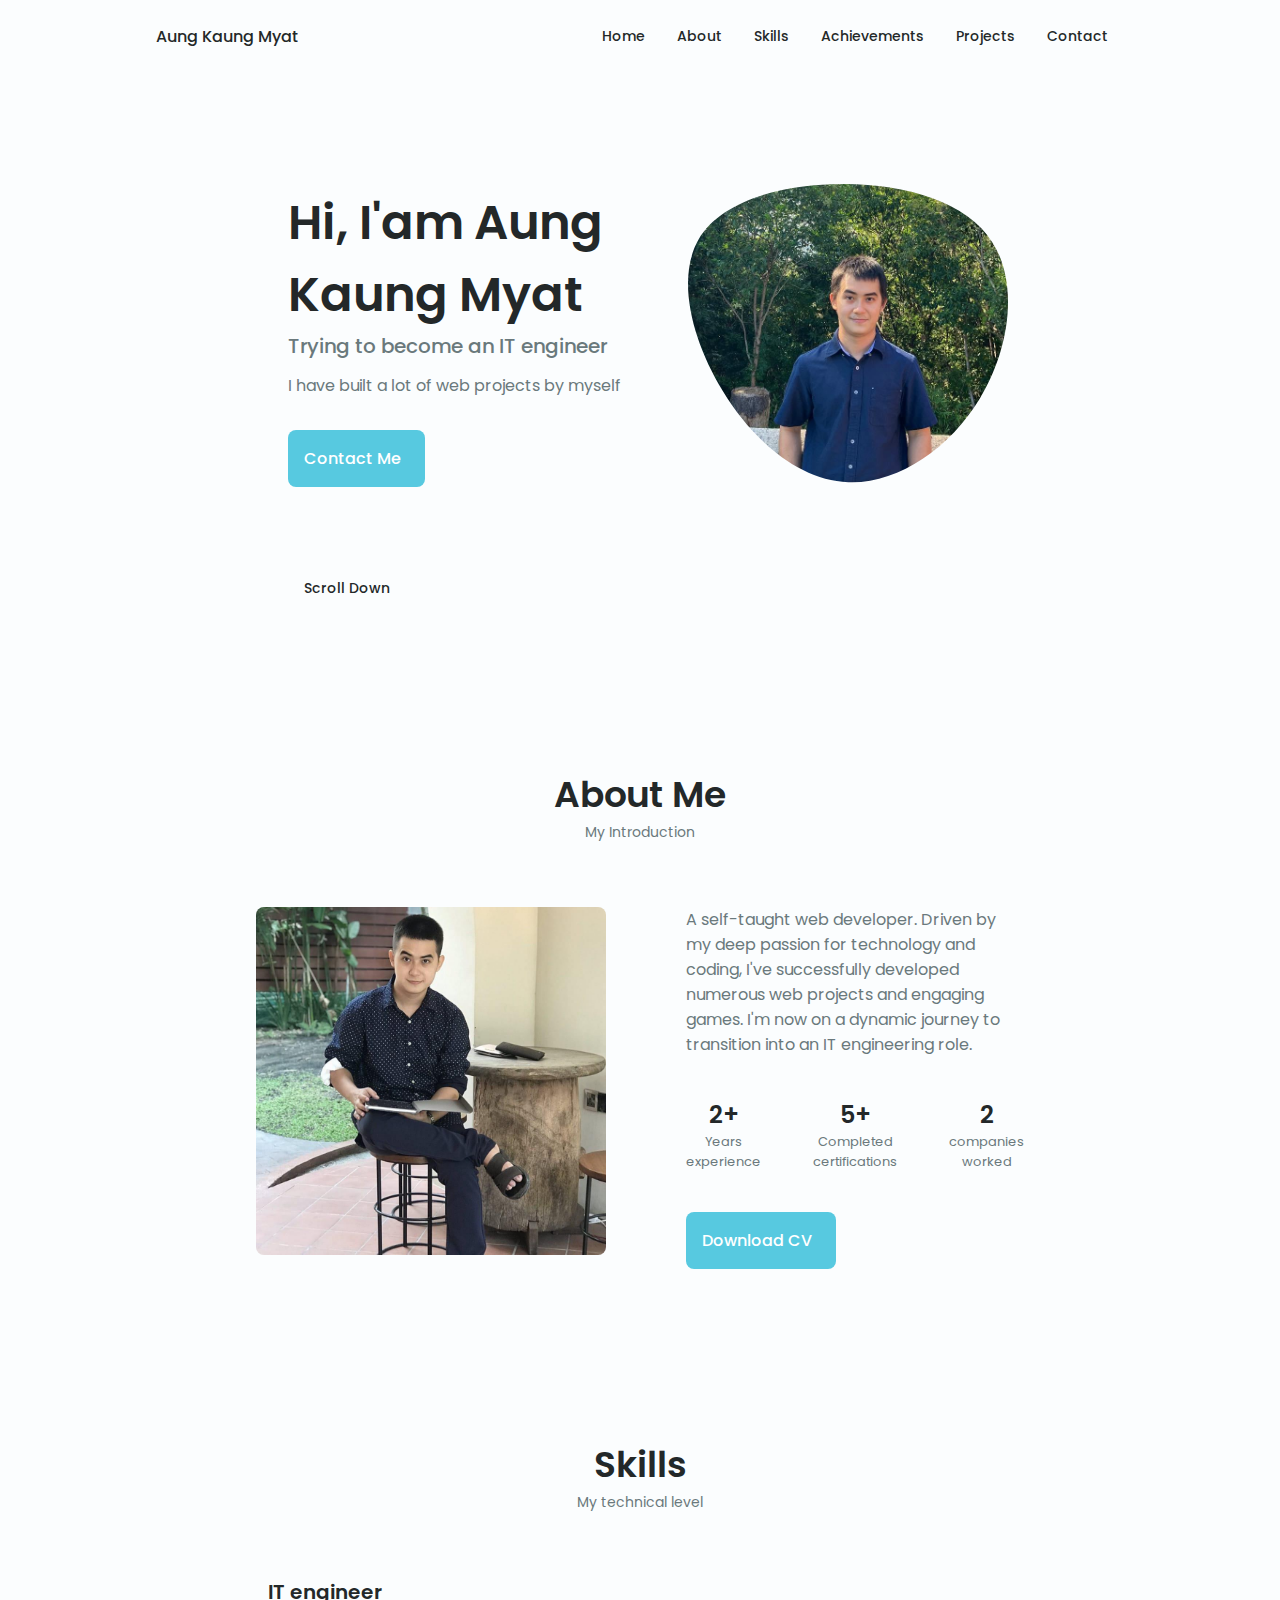
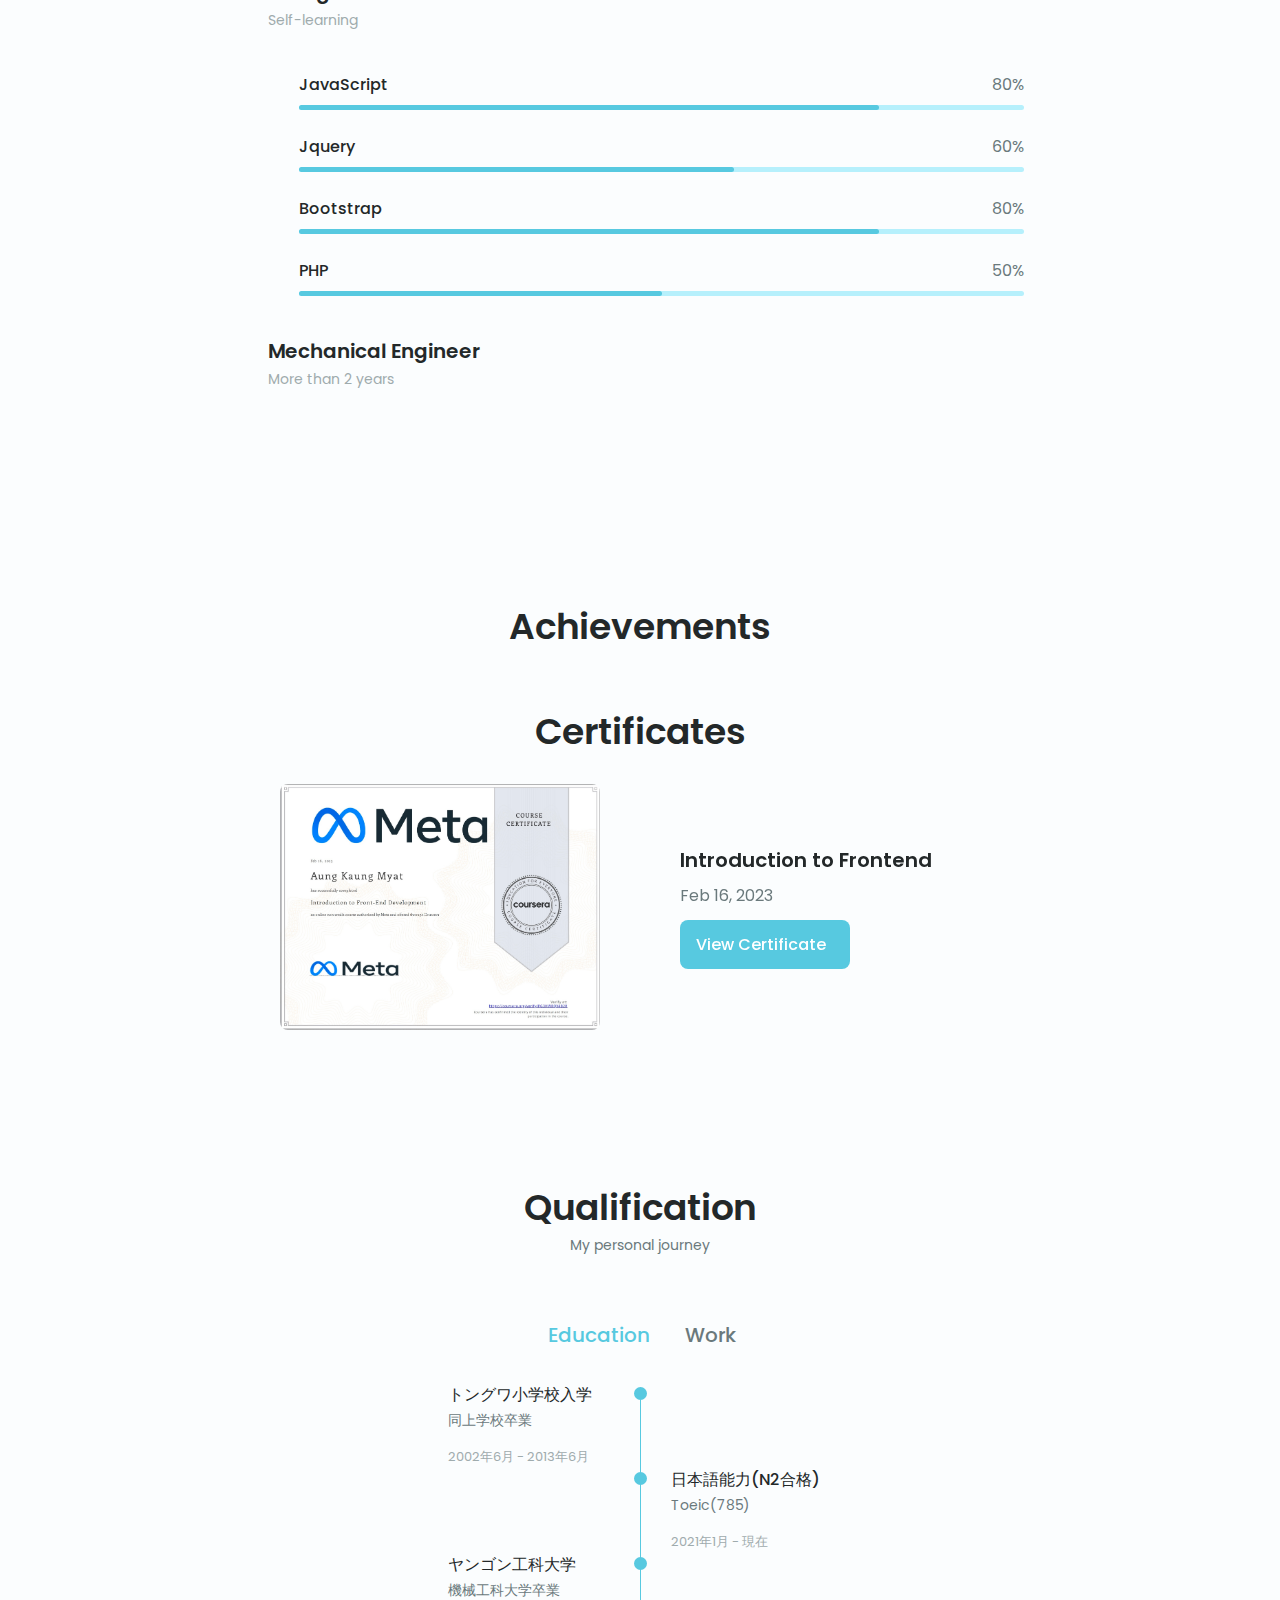
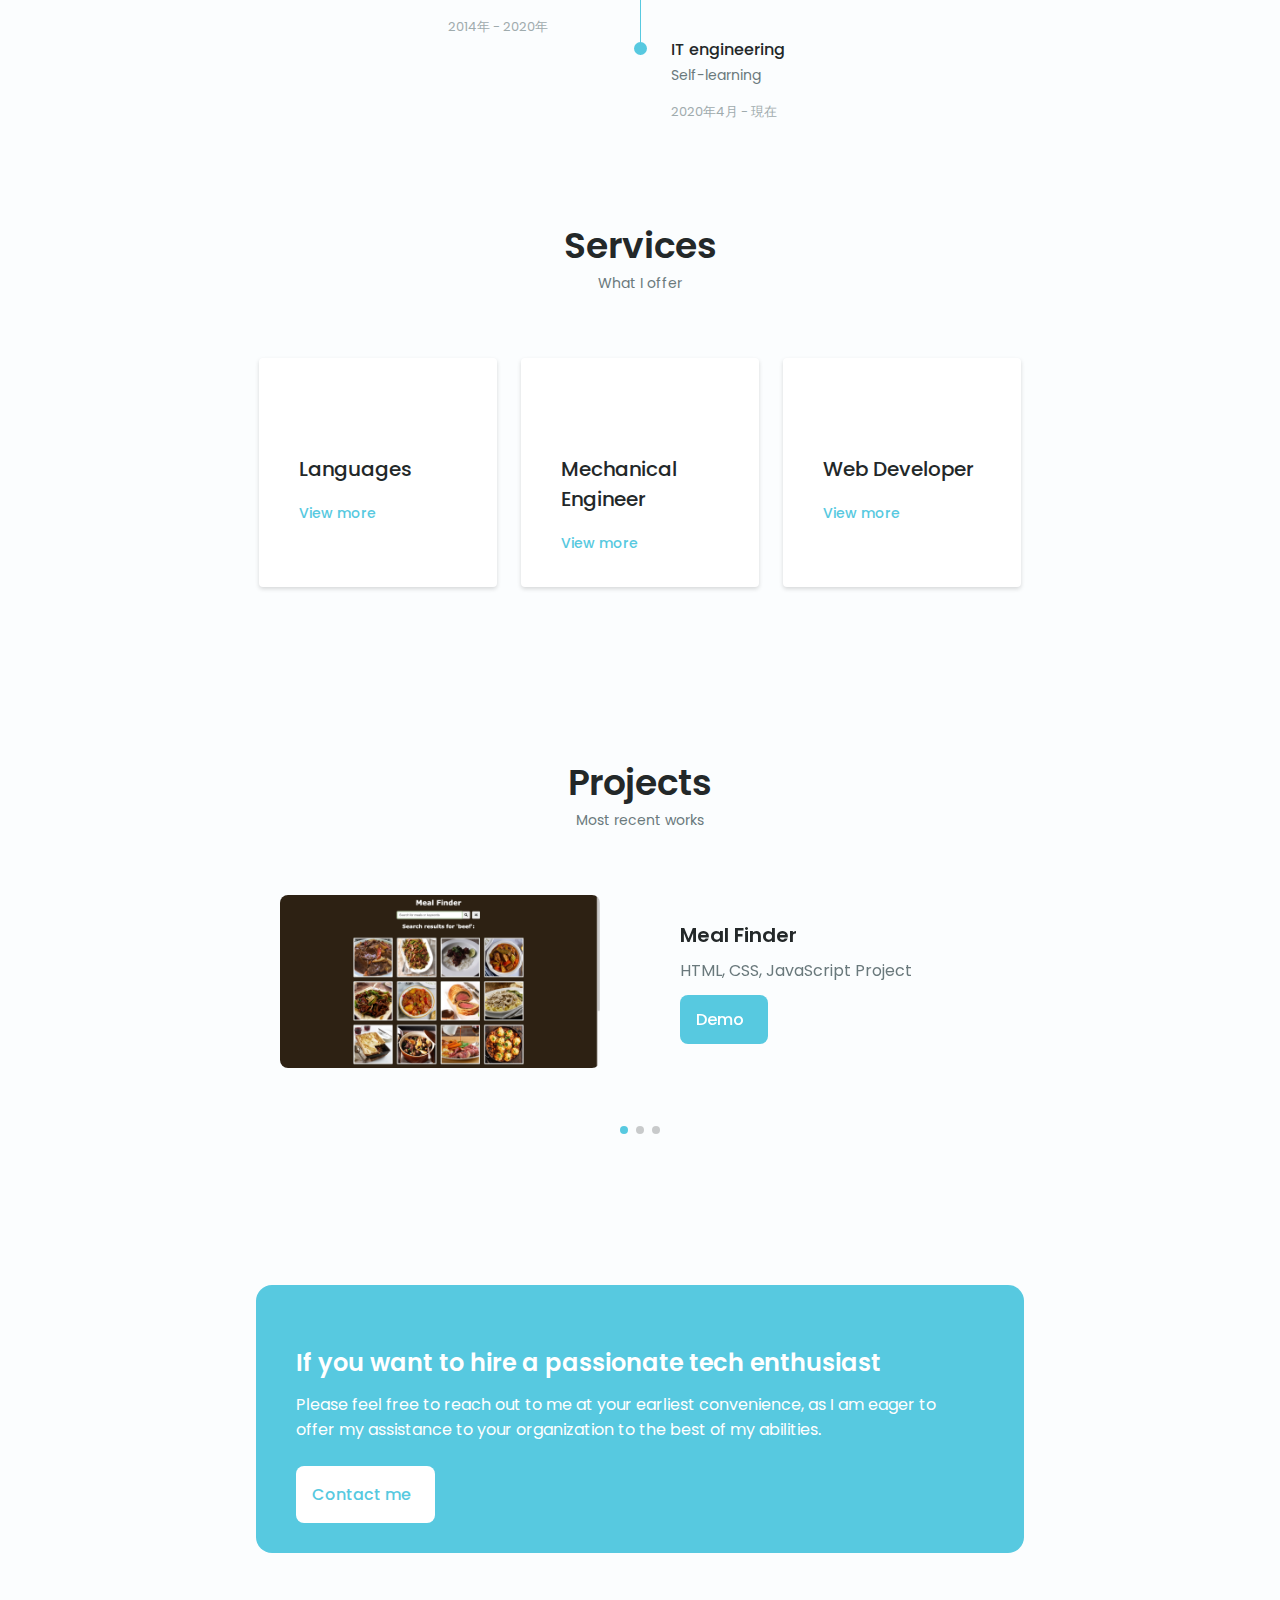
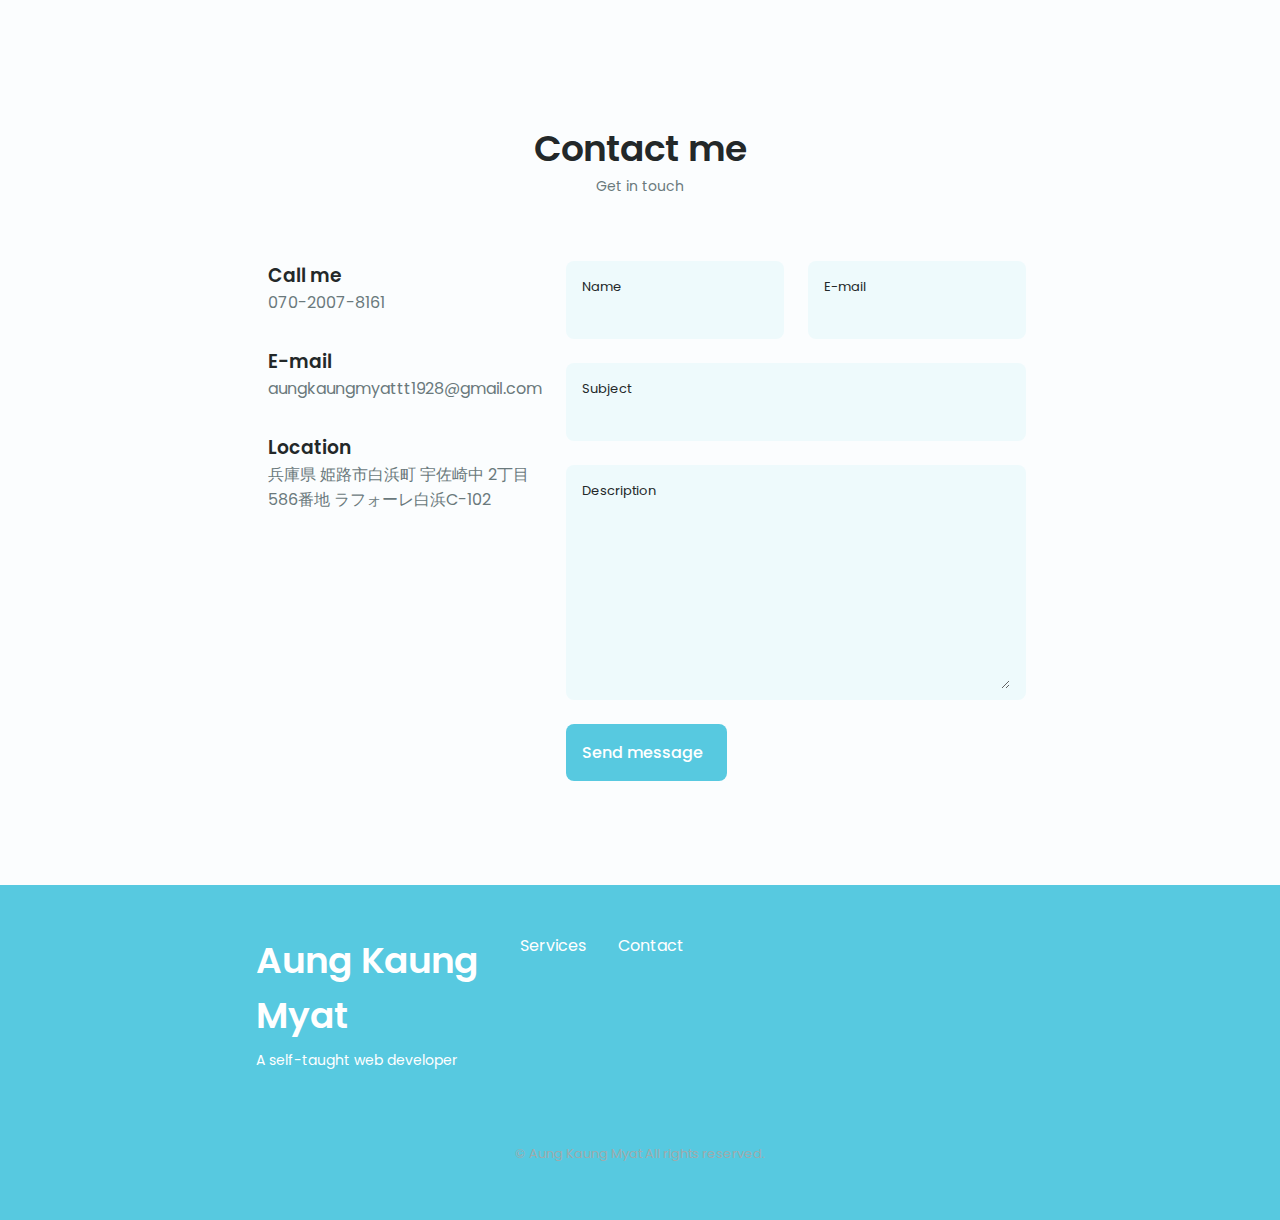
<file: Aung Kaung Myat/Portfolio/index.html>
<!DOCTYPE html>
<html lang="en">

<head>
    <meta charset="UTF-8">
    <meta name="viewport" content="width=device-width, initial-scale=1.0">

    <!--==================== UNICONS ====================-->
    <link rel="stylesheet" href="https://unicons.iconscout.com/release/v4.0.0/css/line.css">

    <!--==================== SWIPER CSS ====================-->
    <link rel="stylesheet" href="./packages/css/swiper-bundle.min.css">

    <!--==================== CSS ====================-->
    <link rel="stylesheet" href="./packages/css/styles.css">

    <!--fontawesome-->
    <link rel="stylesheet" href="https://cdnjs.cloudflare.com/ajax/libs/font-awesome/6.4.2/css/all.min.css" integrity="sha512-z3gLpd7yknf1YoNbCzqRKc4qyor8gaKU1qmn+CShxbuBusANI9QpRohGBreCFkKxLhei6S9CQXFEbbKuqLg0DA==" crossorigin="anonymous" referrerpolicy="no-referrer" />

    <title>Aung Kaung Myat</title>
</head>

<body>
    <!--==================== HEADER ====================-->
    <header class="header" id="header">
        <nav class="nav container">
            <a href="#" class="nav__logo">Aung Kaung Myat</a>
            <div class="nav__menu" id="nav-menu">
                <ul class="nav__list grid">
                    <li class="nav__item">
                        <a href="#home" class="nav__link">
                            <i class="uil uil-estate nav__icon"></i>Home
                        </a>
                    </li>
                    <li class="nav__item">
                        <a href="#about" class="nav__link">
                            <i class="uil uil-user nav__icon"></i>About
                        </a>
                    </li>
                    <li class="nav__item">
                        <a href="#skills" class="nav__link">
                            <i class="uil uil-file-alt nav__icon"></i>Skills
                        </a>
                    </li>
                    <li class="nav__item">
                        <a href="#achievements" class="nav__link">
                            <i class="uil uil-briefcase-alt nav__icon"></i>Achievements
                        </a>
                    </li>
                    <li class="nav__item">
                        <a href="#projects" class="nav__link">
                            <i class="uil uil-scenery nav__icon"></i>Projects
                        </a>
                    </li>
                    <li class="nav__item">
                        <a href="#contact" class="nav__link">
                            <i class="uil uil-message nav__icon"></i>Contact
                        </a>
                    </li>
                </ul>
                <i class="uil uil-times nav__close" id="nav-close"></i>
            </div>
            <div class="nav__btns">
                <!-- Theme change button -->

                <i class="uil uil-moon change-theme" id="theme-button"></i>

                <div class="nav__toggle" id="nav-toggle">
                    <i class="uil uil-apps"></i>
                </div>
            </div>
        </nav>
    </header>

    <!--==================== MAIN ====================-->
    <main class="main">
        <!--==================== HOME ====================-->
        <section class="home section" id="home">
            <div class="home__container container grid">
                <div class="home__content grid">
                    <div class="home__social">
                        <a href="https://www.linkedin.com/in/aung-kaung-myat-30943a215/" target="_blank" class="home__social-icon">
                            <i class="uil uil-linkedin-alt"></i>
                        </a>
                        <!--<a href="https://twitter.com/home" target="_blank" class="home__social-icon">
                                <i class="uil uil-twitter-alt"></i>
                            </a>-->
                        <a href="https://github.com/AungKaung1928?tab=repositories" target="_blank" class="home__social-icon">
                            <i class="uil uil-github-alt"></i>
                        </a>
                    </div>

                    <div class="home__img">
                        <svg class="home__blob" viewBox="0 0 200 187" xmlns="http://www.w3.org/2000/svg" xmlns:xlink="http://www.w3.org/1999/xlink">
                            <mask id="mask0" mask-type="alpha">
                                <path d="M190.312 36.4879C206.582 62.1187 201.309 102.826 182.328 134.186C163.346 165.547 
                                    130.807 187.559 100.226 186.353C69.6454 185.297 41.0228 161.023 21.7403 129.362C2.45775 
                                    97.8511 -7.48481 59.1033 6.67581 34.5279C20.9871 10.1032 59.7028 -0.149132 97.9666 
                                    0.00163737C136.23 0.303176 174.193 10.857 190.312 36.4879Z" />
                            </mask>
                            <g mask="url(#mask0)">
                                <path d="M190.312 36.4879C206.582 62.1187 201.309 102.826 182.328 134.186C163.346 
                                    165.547 130.807 187.559 100.226 186.353C69.6454 185.297 41.0228 161.023 21.7403 
                                    129.362C2.45775 97.8511 -7.48481 59.1033 6.67581 34.5279C20.9871 10.1032 59.7028 
                                    -0.149132 97.9666 0.00163737C136.23 0.303176 174.193 10.857 190.312 36.4879Z" />
                                <image class="home__blob-img" x="" xlink:href="packages/images/profile1.JPG" />
                            </g>
                        </svg>
                    </div>

                    <div class="home__data">
                        <h1 class="home__title">Hi, I'am Aung Kaung Myat</h1>
                        <h3 class="home__subtitle">Trying to become an IT engineer</h3>
                        <p class="home__description">I have built a lot of web projects by myself</p>
                        <a href="#contact" class="button button--flex home__button">
                            Contact Me<i class="uil uil-message button__icon"></i>
                        </a>
                    </div>
                </div>

                <div class="home__scroll">
                    <a href="#about" class="home__scroll-button button--flex">
                        <i class="uil uil-mouse-alt home__scroll-mouse"></i>
                        <span class="home__scroll-name">Scroll Down</span>
                        <i class="uil uil-arrow-down home__scroll-arrow"></i>
                    </a>
                </div>
            </div>
        </section>

        <!--==================== ABOUT ====================-->
        <section class="about section" id="about">
            <h2 class="section__title">About Me</h2>
            <span class="section__subtitle">My Introduction</span>

            <div class="about__container container grid">
                <img src="packages/images/profile2.JPG" alt="" class="about__img">
                <div class="about__data">
                    <p class="about__description">
                        A self-taught web developer. Driven by my deep passion for technology and coding, I've successfully developed numerous web projects and engaging games. I'm now on a dynamic journey to transition into an IT engineering role.
                    </p>
                    <div class="about__info">
                        <div>
                            <span class="about__info-title">2+</span>
                            <span class="about__info-name">Years <br> experience</span>
                        </div>
                        <div>
                            <span class="about__info-title">5+</span>
                            <span class="about__info-name">Completed <br> certifications</span>
                        </div>
                        <div>
                            <span class="about__info-title">2</span>
                            <span class="about__info-name">companies<br>worked</span>
                        </div>
                    </div>

                    <div class="about__buttons">
                        <a download="" href="packages/pdf/CV.pdf" class="button button--flex">
                            Download CV<i class="uil uil-download-alt button__icon"></i>
                        </a>
                    </div>
                </div>
            </div>
        </section>

        <!--==================== SKILLS ====================-->
        <section class="skills section" id="skills">
            <h2 class="section__title">Skills</h2>
            <span class="section__subtitle">My technical level</span>

            <div class="skills__container container grid">
                <div>
                    <!--==================== SKILL-1 ====================-->
                    <div class="skills__content skills__open">
                        <div class="skills__header">
                            <i class="uil uil-analytics skills__icon"></i>
                            <div>
                                <h1 class="skills__title">IT engineer</h1>
                                <span class="skills__subtitle">Self-learning</span>
                            </div>

                            <i class="uil uil-angle-down skills__arrow"></i>
                        </div>
                        <div class="skills__list grid">
                            <div class="skills__data">
                                <div class="skills__titles">
                                    <h3 class="skills__name">JavaScript</h3>
                                    <span class="skills__number">80%</span>
                                </div>
                                <div class="skills__bar">
                                    <span class="skills__percentage skills__python"></span>
                                </div>
                            </div>
                            <div class="skills__data">
                                <div class="skills__titles">
                                    <h3 class="skills__name">Jquery</h3>
                                    <span class="skills__number">60%</span>
                                </div>
                                <div class="skills__bar">
                                    <span class="skills__percentage skills__tab"></span>
                                </div>
                            </div>
                            <div class="skills__data">
                                <div class="skills__titles">
                                    <h3 class="skills__name">Bootstrap</h3>
                                    <span class="skills__number">80%</span>
                                </div>
                                <div class="skills__bar">
                                    <span class="skills__percentage skills__sql"></span>
                                </div>
                            </div>
                            <div class="skills__data">
                                <div class="skills__titles">
                                    <h3 class="skills__name">PHP</h3>
                                    <span class="skills__number">50%</span>
                                </div>
                                <div class="skills__bar">
                                    <span class="skills__percentage skills__google"></span>
                                </div>
                            </div>
                        </div>
                    </div>
                    <!--==================== SKILLS 3 ====================-->
                    <div class="skills__content skills__close">
                        <div class="skills__header">
                            <i class="uil uil-brackets-curly skills__icon"></i>
                            <div>
                                <h1 class="skills__title">Mechanical Engineer</h1>
                                <span class="skills__subtitle">More than 2 years</span>
                            </div>

                            <i class="uil uil-angle-down skills__arrow"></i>
                        </div>
                        <div class="skills__list grid">
                            <div class="skills__data">
                                <div class="skills__titles">
                                    <h3 class="skills__name">Solidworks</h3>
                                    <span class="skills__number">90%</span>
                                </div>
                                <div class="skills__bar">
                                    <span class="skills__percentage skills__html"></span>
                                </div>
                            </div>
                            <div class="skills__data">
                                <div class="skills__titles">
                                    <h3 class="skills__name">AutoCAD</h3>
                                    <span class="skills__number">80%</span>
                                </div>
                                <div class="skills__bar">
                                    <span class="skills__percentage skills__css"></span>
                                </div>
                            </div>
                            <div class="skills__data">
                                <div class="skills__titles">
                                    <h3 class="skills__name">Matlab</h3>
                                    <span class="skills__number">60%</span>
                                </div>
                                <div class="skills__bar">
                                    <span class="skills__percentage skills__js"></span>
                                </div>
                            </div>
                            <div class="skills__data">
                                <div class="skills__titles">
                                    <h3 class="skills__name">Autodesk Inventor</h3>
                                    <span class="skills__number">50%</span>
                                </div>
                                <div class="skills__bar">
                                    <span class="skills__percentage skills__wordpress"></span>
                                </div>
                            </div>
                        </div>
                    </div>
                </div>
            </div>
        </section>

        <!--==================== Achievements ====================-->
 <section class="portfolio section" id="achievements">
    <h2 class="section__title">Achievements</h2>
    <br><br>
    <h2 class="section__title">Certificates</h2>
    <br>

    <div class="portfolio__container container swiper-container">
        <div class="swiper-wrapper">
            <!--==================== CERTIFICATES 1 ====================-->

            <div class="portfolio__content grid swiper-slide">
                <img src="./packages/Certificates/Coursera-Introduction to Frontend.jpg" alt="" class="portfolio__img">

                <div class="portfolio_">
                    <h3 class="portfolio__title">Introduction to Frontend</h3>
                    <p class="portfolio__description">Feb 16, 2023</p>
                    <a href="packages/Certificates/Coursera-Introduction to Frontend.jpg" target="_blank" class="button button--flex button--small portfolio__button">
                        View Certificate
                        <i class="uil uil-arrow-right button__icon"></i>
                    </a>
                </div>
            </div>

            <!--==================== CERTIFICATES 2 ====================-->

            <div class="portfolio__content grid swiper-slide">
                <img src="./packages/Certificates/Coursera-Introduction to Backend.jpg" alt="" class="portfolio__img">

                <div class="portfolio_">
                    <h3 class="portfolio__title">Introduction to Backend</h3>
                    <p class="portfolio__description">Feb 16, 2023</p>
                    <a href="packages/Certificates/Coursera-Introduction to Backend.jpg" target="_blank" class="button button--flex button--small portfolio__button">
                        View Certificate
                        <i class="uil uil-arrow-right button__icon"></i>
                    </a>
                </div>
            </div>

            <!--==================== CERTIFICATES 3 ====================-->

            <div class="portfolio__content grid swiper-slide">
                <img src="./packages/Certificates/Coursera-Programming with JavaScript.jpg" alt="" class="portfolio__img">

                <div class="portfolio_">
                    <h3 class="portfolio__title">Programming with JavaScript</h3>
                    <p class="portfolio__description">Jul 13, 2023</p>
                    <a href="packages/Certificates/Coursera-Programming with JavaScript.jpg" target="_blank" class="button button--flex button--small portfolio__button">
                        View Certificate
                        <i class="uil uil-arrow-right button__icon"></i>
                    </a>
                </div>
            </div>

             <!--==================== CERTIFICATES 4 ====================-->

             <div class="portfolio__content grid swiper-slide">
                <img src="./packages/Certificates/Udemy-AutoCAD.jpg" alt="" class="portfolio__img">

                <div class="portfolio_">
                    <h3 class="portfolio__title">AutoCAD</h3>
                    <p class="portfolio__description">Aug. 27, 2023</p>
                    <a href="packages/Certificates/Udemy-AutoCAD.jpg" target="_blank" class="button button--flex button--small portfolio__button">
                        View Certificate
                        <i class="uil uil-arrow-right button__icon"></i>
                    </a>
                </div>
            </div>
             <!--==================== CERTIFICATES 5 ====================-->

             <div class="portfolio__content grid swiper-slide">
                <img src="./packages/Certificates/Udemy-SOLIDWORKS.jpg" alt="" class="portfolio__img">

                <div class="portfolio_">
                    <h3 class="portfolio__title">SOLIDWORKS</h3>
                    <p class="portfolio__description">Sep 10, 2023</p>
                    <a href="packages/Certificates/Udemy-SOLIDWORKS.jpg" target="_blank" class="button button--flex button--small portfolio__button">
                        View Certificate
                        <i class="uil uil-arrow-right button__icon"></i>
                    </a>
                </div>
            </div>
             <!--==================== CERTIFICATES 6 ====================-->

             <div class="portfolio__content grid swiper-slide">
                <img src="./packages/Certificates/LinkedIn-FullstackAndFrontend.png" alt="" class="portfolio__img">

                <div class="portfolio_">
                    <h3 class="portfolio__title">LinkedIn-FullstackAndFrontend</h3>
                    <p class="portfolio__description">April 27, 2022</p>
                    <a href="packages/Certificates/LinkedIn-FullstackAndFrontend.png" target="_blank" class="button button--flex button--small portfolio__button">
                        View Certificate
                        <i class="uil uil-arrow-right button__icon"></i>
                    </a>
                </div>
            </div>
            
        <!-- add arrows-->
        <div class="swiper-button-next">
            <i class="uil uil-angle-right-b swiper-portfolio-icon"></i>
        </div>

        <div class="swiper-button-prev">
            <i class="uil uil-angle-left-b swiper-portfolio-icon"></i>
        </div>

        <!-- Add Pagination -->
        <div class="swiper-pagination"></div>


    </div>

</section>
<br><br><br>

        <!--==================== QUALIFICATION ====================-->
        <section class="qualification__section">
            <h2 class="section__title">Qualification</h2>
            <span class="section__subtitle">My personal journey</span>

            <div class="qualification__container container">
                <div class="qualification__tabs">
                    <div class="qualification__button button--flex qualification__active" data-target='#education'>
                        <i class="uil uil-graduation-cap qualification__icon"></i>
                        Education
                    </div>

                    <div class="qualification__button button--flex" data-target="#work">
                        <i class="uil uil-briefcase-alt qualification__icon"></i>
                        Work
                    </div>
                </div>

                <div class="qualification__sections">
                    <!--==================== QUALIFICATION CONTENT 1 ====================-->
                    <div class="qualification__content qualification__active" data-content id="education">
                        <!--==================== QUALIFICATION 1 ====================-->
                        <div class="qualification__data">
                            <div>
                                <h3 class="qualification__title">トングワ小学校入学</h3>
                                <span class="qualification__subtitle">同上学校卒業</span>
                                <div class="qualification__calendar">
                                    <i class="uil uil-calendar-alt"></i>
                                    2002年6月 - 2013年6月
                                </div>
                            </div>

                            <div>
                                <span class="qualification__rounder"></span>
                                <span class="qualification__line"></span>
                            </div>
                        </div>

                        <!--==================== QUALIFICATION 2 ====================-->
                        <div class="qualification__data">
                            <div></div>
                            <div>
                                <span class="qualification__rounder"></span>
                                <span class="qualification__line"></span>
                            </div>

                            <div>
                                <h3 class="qualification__title">日本語能力(N2合格)</h3>
                                <span class="qualification__subtitle">Toeic(785)</span>
                                <div class="qualification__calendar">
                                    <i class="uil uil-calendar-alt"></i>
                                    2021年1月 - 現在
                                </div>
                            </div>
                        </div>

                        <!--==================== QUALIFICATION 3 ====================-->
                        <div class="qualification__data">
                            <div>
                                <h3 class="qualification__title">ヤンゴン工科大学</h3>
                                <span class="qualification__subtitle">機械工科大学卒業</span>
                                <div class="qualification__calendar">
                                    <i class="uil uil-calendar-alt"></i>
                                    2014年 - 2020年
                                </div>
                            </div>

                            <div>
                                <span class="qualification__rounder"></span>
                                <span class="qualification__line"></span>
                            </div>
                        </div>

                        <!--==================== QUALIFICATION 4 ====================-->
                        <div class="qualification__data">
                            <div></div>
                            <div>
                                <span class="qualification__rounder"></span>
                                <!-- <span class="qualification__line"></span> -->
                            </div>

                            <div>
                                <h3 class="qualification__title">IT engineering</h3>
                                <span class="qualification__subtitle">Self-learning</span>
                                <div class="qualification__calendar">
                                    <i class="uil uil-calendar-alt"></i>
                                    2020年4月 - 現在
                                </div>
                            </div>


                        </div>
                    </div>

                    <!--==================== QUALIFICATION CONTENT 2 ====================-->
                    <div class="qualification__content" data-content id="work">
                        <!--==================== QUALIFICATION 1 ====================-->
                        <div class="qualification__data">
                            <div>
                                <h3 class="qualification__title">インターン シップ</h3>
                                <span class="qualification__subtitle">Mitsubishi Electric Myanmar,Pyin Oo Lwin研究所,Delta Electronics Co.,Ltd </span>
                                <div class="qualification__calendar">
                                    <i class="uil uil-calendar-alt"></i>
                                    2015年3月 - 2019年5月
                                </div>
                            </div>

                            <div>
                                <span class="qualification__rounder"></span>
                                <span class="qualification__line"></span>
                            </div>
                        </div>

                        <!--==================== QUALIFICATION 2 ====================-->
                        <div class="qualification__data">
                            <div></div>
                            <div>
                                <span class="qualification__rounder"></span>
                                <span class="qualification__line"></span>
                            </div>

                            <div>
                                <h3 class="qualification__title">技術総合者</h3>
                                <span class="qualification__subtitle">ダイナックス株式会社</span>
                                <div class="qualification__calendar">
                                    <i class="uil uil-calendar-alt"></i>
                                    22022年8月 - 現在

                                </div>
                            </div>
                        </div>

                        <!--==================== QUALIFICATION 3 ====================-->
                        <div class="qualification__data">
                            <div>
                                <h3 class="qualification__title">機械設計者</h3>
                                <span class="qualification__subtitle">Delta Electronics Co.,Ltd</span>
                                <div class="qualification__calendar">
                                    <i class="uil uil-calendar-alt"></i>
                                    2020年6月~2021年11月
                                </div>
                            </div>

                            <div>
                                <span class="qualification__rounder"></span>
                                <!-- <span class="qualification__line"></span> -->
                            </div>
                        </div>

                    </div>

                </div>
                
            </div>
        </section>
        

        <!--==================== SERVICES ====================-->
        <section class="services section" id="services">
            <h2 class="section__title">Services</h2>
            <span class="section__subtitle">What I offer</span>

            <div class="services__container container grid">
                <!--==================== SERVICES 1 ====================-->
                <div class="services__content">
                    <div>
                        <i style="font-size: 30px; color: hsl(var(--hue-color), 69%, 61%);" class="fa-solid fa-language"></i>
                        <h3 class="services__title">Languages<br></h3>
                    </div>
                    <span class="button button--flex button--small button--link services__button">
                        View more
                        <i class="uil uil-arrow-right button__icon"></i>
                    </span>

                    <div class="services__modal">
                        <div class="services__modal-content">
                            <h4 class="services__modal-title">Languages <br></h4>
                            <i class="uil uil-times services__modal-close"></i>

                            <ul class="services__modal-services grid">
                                <li class="services__modal-service">
                                    <i class="uil uil-check-circle services__modal-icon"></i>
                                    <p>Japanese(N2)</p>
                                </li>

                                <li class="services__modal-service">
                                    <i class="uil uil-check-circle services__modal-icon"></i>
                                    <p>Toeic(785)</p>
                                </li>

                                <li class="services__modal-service">
                                    <i class="uil uil-check-circle services__modal-icon"></i>
                                    <p>Burmese(Native)</p>
                                </li>


                            </ul>
                        </div>
                    </div>
                </div>

                <!--==================== SERVICES 2 ====================-->
                <div class="services__content">
                    <div>
                        <i style="font-size: 30px; color: hsl(var(--hue-color), 69%, 61%);" class="fa-solid fa-screwdriver-wrench"></i>
                        <h3 class="services__title">Mechanical Engineer<br></h3>
                    </div>
                    <span class="button button--flex button--small button--link services__button">
                        View more
                        <i class="uil uil-arrow-right button__icon"></i>
                    </span>

                    <div class="services__modal">
                        <div class="services__modal-content">
                            <h4 class="services__modal-title">Mechanical Engineer<br></h4>
                            <i class="uil uil-times services__modal-close"></i>

                            <ul class="services__modal-services grid">
                                <li class="services__modal-service">
                                    <i class="uil uil-check-circle services__modal-icon"></i>
                                    <p>One and a half year experience in mechanical design in Myanmar</p>
                                </li>

                                <li class="services__modal-service">
                                    <i class="uil uil-check-circle services__modal-icon"></i>
                                    <p> More than 1 year experience in machine operation, development and quality control in Japan</p>
                                </li>

                                <li class="services__modal-service">
                                    <i class="uil uil-check-circle services__modal-icon"></i>
                                    <p>Three Mechanical Engineering Internships and one trainging programs in Myanamar</p>
                                </li>

                                <li class="services__modal-service">
                                    <i class="uil uil-check-circle services__modal-icon"></i>
                                    <p>Graduated from Yangon Technological University and did a thesis about "Design Calculation of 260W Finned Tube Heat Exchanger" </p>
                                </li>
                            </ul>
                        </div>
                    </div>
                </div>

                <!--==================== SERVICES 3 ====================-->
                <div class="services__content">
                    <div>
                        <i style="font-size: 30px; color: hsl(var(--hue-color), 69%, 61%);" class="fa-solid fa-computer"></i>
                        <h3 class="services__title">Web Developer<br></h3>
                    </div>
                    <span class="button button--flex button--small button--link services__button">
                        View more
                        <i class="uil uil-arrow-right button__icon"></i>
                    </span>

                    <div class="services__modal">
                        <div class="services__modal-content">
                            <h4 class="services__modal-title">Web Developer<br></h4>
                            <i class="uil uil-times services__modal-close"></i>

                            <ul class="services__modal-services grid">
                                <li class="services__modal-service">
                                    <i class="uil uil-check-circle services__modal-icon"></i>
                                    <p>I am self-taught web developer</p>
                                </li>

                                <li class="services__modal-service">
                                    <i class="uil uil-check-circle services__modal-icon"></i>
                                    <p>I have built a lot of web projects and small games</p>
                                </li>

                                <li class="services__modal-service">
                                    <i class="uil uil-check-circle services__modal-icon"></i>
                                    <p>I also have onlince certifications about IT and Mechanical Engineering</p>
                                </li>

                                <li class="services__modal-service">
                                    <i class="uil uil-check-circle services__modal-icon"></i>
                                    <p>I am aiming to become a well-rounded full stack developer</p>
                                </li>
                            </ul>
                        </div>
                    </div>
                </div>


            </div>
        </section>
        <!--==================== PROJECTS ====================-->
        <section class="portfolio section" id="projects">

            <h2 class="section__title">Projects</h2>
            <span class="section__subtitle">Most recent works</span>

            <div class="portfolio__container container swiper-container">
                <div class="swiper-wrapper">
                    <!--==================== PROJECTS 1 ====================-->

                    <div class="portfolio__content grid swiper-slide">
                        <img src="./packages/images/meal finder.jpg" alt="" class="portfolio__img">

                        <div class="portfolio_">
                            <h3 class="portfolio__title">Meal Finder</h3>
                            <p class="portfolio__description">HTML, CSS, JavaScript Project</p>
                            <a href="https://6506c20f91bdff1eeccc519a--nimble-sprite-08222c.netlify.app/" target="_blank" class="button button--flex button--small portfolio__button">
                                Demo
                                <i class="uil uil-arrow-right button__icon"></i>
                            </a>
                        </div>
                    </div>

                    <!--==================== PROJECTS 2 ====================-->

                    <div class="portfolio__content grid swiper-slide">
                        <img src="./packages/images/catch insect.jpg" alt="" class="portfolio__img">

                        <div class="portfolio_">
                            <h3 class="portfolio__title">Catch Insect Game</h3>
                            <p class="portfolio__description">HTML, CSS, JavaScript Project</p>
                            <a href="https://6506c095851b271e752193b9--dainty-griffin-a59ece.netlify.app/" target="_blank" class="button button--flex button--small portfolio__button">
                                Demo
                                <i class="uil uil-arrow-right button__icon"></i>
                            </a>
                        </div>
                    </div>

                    <!--==================== PROJECTS 3 ====================-->

                    <div class="portfolio__content grid swiper-slide">
                        <img src="./packages/images/typing.jpg" alt="" class="portfolio__img">

                        <div class="portfolio_">
                            <h3 class="portfolio__title">Typing Game</h3>
                            <p class="portfolio__description">HTML, CSS, JavaScript Project</p>
                            <a href="https://6506c06889e3b81a933d2dbb--shimmering-bublanina-6add44.netlify.app/" target="_blank" class="button button--flex button--small portfolio__button">
                                Demo
                                <i class="uil uil-arrow-right button__icon"></i>
                            </a>
                        </div>
                    </div>
                </div>

                <!-- add arrows-->
                <div class="swiper-button-next">
                    <i class="uil uil-angle-right-b swiper-portfolio-icon"></i>
                </div>

                <div class="swiper-button-prev">
                    <i class="uil uil-angle-left-b swiper-portfolio-icon"></i>
                </div>

                <!-- Add Pagination -->
                <div class="swiper-pagination"></div>


            </div>

        </section>

        <!--==================== PROJECT IN MIND ====================-->
        <section class="project section">

            <div class="project__bg">
                <div class="project__container container grid">
                    <div class="project__data">
                        <h2 class="project__title">If you want to hire a passionate tech enthusiast</h2>
                        <p class="project__description">Please feel free to reach out to me at your earliest convenience, as I am eager to offer my assistance to your organization to the best of my abilities.</p>
                        <a href="#contact" class="button button--flex button--white">Contact me
                            <i class="uil uil-message project__icon button__icon"></i>
                        </a>

                    </div>
                    <!-- <img src="assets/img/project.png" alt="" class="project__img"> -->
                </div>
            </div>

        </section>


        <!--Add pagination-->
        <div class="swiper-pagination swiper-pagination-testimonial"></div>


        <!--==================== CONTACT ME ====================-->
        <section class="contact section" id="contact">
            <h2 class="section__title">Contact me</h2>
            <span class="section__subtitle">Get in touch</span>

            <div class="contact__container container grid">
                <div>
                    <div class="contact__information">
                        <i class="uil uil-phone-alt contact__icon"></i>

                        <div>
                            <h3 class="contact__title">Call me</h3>
                            <span class="contatc__subtitle">070-2007-8161</span>
                        </div>
                    </div>

                    <div class="contact__information">
                        <i class="uil uil-envelope contact__icon"></i>

                        <div>
                            <h3 class="contact__title">E-mail</h3>
                            <span class="contatc__subtitle">aungkaungmyattt1928@gmail.com</span>
                        </div>
                    </div>

                    <div class="contact__information">
                        <i class="uil uil-map-marker contact__icon"></i>

                        <div>
                            <h3 class="contact__title">Location</h3>
                            <span class="contatc__subtitle">兵庫県 姫路市白浜町 宇佐崎中
                                2丁目586番地
                                ラフォーレ白浜C-102</span>
                        </div>
                    </div>
                </div>

                <form action="" class="contact__form grid">
                    <div class="contact__inputs grid">
                        <div class="contact__content">
                            <label for="" class="contact__label">Name</label>
                            <input type="text" class="contact__input">
                        </div>

                        <div class="contact__content">
                            <label for="" class="contact__label">E-mail</label>
                            <input type="email" class="contact__input">
                        </div>
                    </div>

                    <div class="contact__content">
                        <label for="" class="contact__label">Subject</label>
                        <input type="text" class="contact__input">
                    </div>

                    <div class="contact__content">
                        <label for="" class="contact__label">Description</label>
                        <textarea name="" id="" cols="0" rows="7" class="contact__input"></textarea>
                    </div>

                    <div>
                        <a href="#" class="button button--flex">
                            Send message
                            <i class="uil uil-message button__icon"></i>
                        </a>
                    </div>
                </form>
            </div>

        </section>
    </main>

    <!--==================== FOOTER ====================-->
    <footer class="footer">

        <div class="footer__bg">
            <div class="footer__container container grid">
                <div>
                    <h1 class="footer__title">Aung Kaung Myat</h1>
                    <span class="footer__subtitle">A self-taught web developer</span>
                </div>

                <ul class="footer__links">
                    <li>
                        <a href="#services" class="footer__link">Services</a>
                    </li>
                  
                    <li>
                        <a href="#contact" class="footer__link">Contact</a>
                    </li>
                </ul>

                <div class="footer__socials">
                    <a href="https://www.facebook.com/profile.php?id=100058803577198" target="_blank" class="footer__social">
                        <i class="uil uil-facebook"></i>
                    </a>
                    <a href="https://www.instagram.com/aung_kaung_1928/" target="_blank" class="footer__social">
                        <i class="uil uil-instagram"></i>
                    </a>
                    <a href="https://twitter.com/AungKaung1150" target="_blank" class="footer__social">
                        <i class="uil uil-twitter-alt"></i>
                    </a>
                </div>
            </div>
            <p class="footer__copy">&#169; Aung Kaung Myat All rights reserved.</p>
        </div>
    </footer>

    <!--==================== SCROLL TOP ====================-->
    <a href="#" class="scrollup" id="scroll-up">
        <i class="uil uil-arrow-up scrollup__icon"></i>
    </a>


    <!--==================== SWIPER JS ====================-->
    <script src="./packages/js/swiper-bundle.min.js"></script>

    <!--==================== MAIN JS ====================-->
    <script src="./packages/js/main.js"></script>
</body>

</html>
</file>
<file: Breakout Game/style.css>
* {
    box-sizing: border-box;
  }
  
  body {
    background-color: #0095dd;
    display: flex;
    flex-direction: column;
    align-items: center;
    justify-content: center;
    font-family: Arial, Helvetica, sans-serif;
    min-height: 100vh;
    margin: 0;
  }
  
  h1 {
    font-size: 45px;
    color: #fff;
  }
  
  canvas {
    background: #f0f0f0;
    display: block;
    border-radius: 5px;
  }
  
  .btn {
    cursor: pointer;
    border: 0;
    padding: 10px 20px;
    background: #000;
    color: #fff;
    border-radius: 5px;
  }
  
  .btn:focus {
    outline: 0;
  }
  
  .btn:hover {
    background: #222;
  }
  
  .btn:active {
    transform: scale(0.98);
  }
  
  .rules-btn {
    position: absolute;
    top: 30px;
    left: 30px;
  }
  
  .rules {
    position: absolute;
    top: 0;
    left: 0;
    background: #333;
    color: #fff;
    min-height: 100vh;
    width: 400px;
    padding: 20px;
    line-height: 1.5;
    transform: translateX(-400px);
    transition: transform 1s ease-in-out;
  }
  
  .rules.show {
    transform: translateX(0);
  }
</file>
<file: Fluid Image Pop Up JS/style.css>
* {
    margin: 0;
    padding: 0;
    box-sizing: border-box;
}

.gallery {
    display: grid;
    grid-template-columns: repeat(auto-fit, minmax(200px, 1fr));
    min-height: 100vh;
    gap: 2rem; /* Add this line for grid gap */
}

.img-container {

}

.img-container img {
    width: 100%;
    height: 100%;
    object-fit: cover;
    transition: all 0.4s ease-out;
    cursor: pointer;
}

.img-container img:hover {
    transform: scale(1.1);
}

.modal {
    background: rgba(0, 0, 0, 0.5);
    position: fixed;
    top: 0;
    left: 0;
    width: 100%;
    height: 100%;
    opacity: 0;
    pointer-events: none;
    transition: 0.25s ease-out;
}

.modal.open{
    opacity: 1;
    pointer-events: all;
}

.full-img {
    position: absolute;
    height: 70%;
    top: 50%;
    left: 50%;
    transform: translate(-50%, -50%) scale(0.5); /* Corrected transform property */
    transition: all 0.25s ease-out;
}

.modal p {
    color: white;
    font-size: 2rem;
    position: absolute;
    bottom: 5%;
    left: 50%;
    transform: translate(-50%, -5%);
}
</file>
<file: Meal finder/style.css>
* {
  box-sizing: border-box;
}

body {
  background: #2d2013;
  color: #fff;
  font-family: Verdana, Geneva, Tahoma, sans-serif;
  margin: 0;
}

.container {
  margin: auto;
  max-width: 800px;
  display: flex;
  flex-direction: column;
  align-items: center;
  justify-content: center;
  text-align: center;
}

.flex {
  display: flex;
}

input,
button {
  border: 1px solid #dedede;
  border-top-left-radius: 4px;
  border-bottom-left-radius: 4px;
  font-size: 14px;
  padding: 8px 10px;
  margin: 0;
}

input[type='text'] {
  width: 300px;
}

.search-btn {
  cursor: pointer;
  border-left: 0;
  border-radius: 0;
  border-top-right-radius: 4px;
  border-bottom-right-radius: 4px;
}

.random-btn {
  cursor: pointer;
  margin-left: 10px;
  border-top-right-radius: 4px;
  border-bottom-right-radius: 4px;
}

.meals {
  display: grid;
  grid-template-columns: repeat(4, 1fr);
  grid-gap: 20px;
  margin-top: 20px;
}

.meal {
  cursor: pointer;
  position: relative;
  height: 180px;
  width: 180px;
  text-align: center;
}

.meal img {
  width: 100%;
  height: 100%;
  border: 4px #fff solid;
  border-radius: 2px;
}

.meal-info {
  position: absolute;
  top: 0;
  left: 0;
  height: 100%;
  width: 100%;
  background: rgba(0, 0, 0, 0.7);
  display: flex;
  align-items: center;
  justify-content: center;
  transition: opacity 0.2s ease-in;
  opacity: 0;
}

.meal:hover .meal-info {
  opacity: 1;
}

.single-meal {
  margin: 30px auto;
  width: 70%;
}

.single-meal img {
  width: 300px;
  margin: 15px;
  border: 4px #fff solid;
  border-radius: 2px;
}

.single-meal-info {
  margin: 20px;
  padding: 10px;
  border: 2px #e09850 dashed;
  border-radius: 5px;
}

.single-meal p {
  margin: 0;
  letter-spacing: 0.5px;
  line-height: 1.5;
}

.single-meal ul {
  padding-left: 0;
  list-style-type: none;
}

.single-meal ul li {
  border: 1px solid #ededed;
  border-radius: 5px;
  background-color: #fff;
  display: inline-block;
  color: #2d2013;
  font-size: 12px;
  font-weight: bold;
  padding: 5px;
  margin: 0 5px 5px 0;
}

@media (max-width: 800px) {
  .meals {
    grid-template-columns: repeat(3, 1fr);
  }
}
@media (max-width: 700px) {
  .meals {
    grid-template-columns: repeat(2, 1fr);
  }

  .meal {
    height: 200px;
    width: 200px;
  }
}
@media (max-width: 500px) {
  input[type='text'] {
    width: 100%;
  }

  .meals {
    grid-template-columns: 1fr;
  }

  .meal {
    height: 300px;
    width: 300px;
  }
}
</file>
<file: Quiz app/style.css>
@import url('https://fonts.googleapis.com/css2?family=Poppins:wght@200;400&display=swap');

* {
  box-sizing: border-box;
}

body {
  background-color: #b8c6db;
  background-image: linear-gradient(315deg, #b8c6db 0%, #f5f7fa 100%);
  font-family: 'Poppins', sans-serif;
  display: flex;
  align-items: center;
  justify-content: center;
  height: 100vh;
  overflow: hidden;
  margin: 0;
}

.quiz-container {
  background-color: #fff;
  border-radius: 10px;
  box-shadow: 0 0 10px 2px rgba(100, 100, 100, 0.1);
  width: 600px;
  overflow: hidden;
}

.quiz-header {
  padding: 4rem;
}

h2 {
  padding: 1rem;
  text-align: center;
  margin: 0;
}

ul {
  list-style-type: none;
  padding: 0;
}

ul li {
  font-size: 1.2rem;
  margin: 1rem 0;
}

ul li label {
  cursor: pointer;
}

button {
  background-color: #8e44ad;
  color: #fff;
  border: none;
  display: block;
  width: 100%;
  cursor: pointer;
  font-size: 1.1rem;
  font-family: inherit;
  padding: 1.3rem;
}

button:hover {
  background-color: #732d91;
}

button:focus {
  outline: none;
  background-color: #5e3370;
}
</file>
<file: To do list/style.css>
@import url('https://fonts.googleapis.com/css2?family=Poppins:wght@200;400&display=swap');

* {
  box-sizing: border-box;
}

body {
  background-color: #f5f5f5;
  color: #444;
  font-family: 'Poppins', sans-serif;
  display: flex;
  flex-direction: column;
  align-items: center;
  justify-content: center;
  height: 100vh;
  margin: 0;
}

h1 {
  color: rgb(179, 131, 226);
  font-size: 10rem;
  text-align: center;
  opacity: 0.4;
}

form {
  box-shadow: 0 4px 10px rgba(0, 0, 0, 0.1);
  max-width: 100%;
  width: 400px;
}

.input {
  border: none;
  color: #444;
  font-size: 2rem;
  padding: 1rem 2rem;
  display: block;
  width: 100%;
}

.input::placeholder {
  color: #d5d5d5;
}

.input:focus {
  outline-color: rgb(179, 131, 226);
}

.todos {
  background-color: #fff;
  padding: 0;
  margin: 0;
  list-style-type: none;
}

.todos li {
  border-top: 1px solid #e5e5e5;
  cursor: pointer;
  font-size: 1.5rem;
  padding: 1rem 2rem;
}

.todos li.completed {
  color: #b6b6b6;
  text-decoration: line-through;
}

small {
  color: #b5b5b5;
  margin-top: 3rem;
  text-align: center;
}
</file>
<file: Typing Game/style.css>
* {
    box-sizing: border-box;
  }
  
  body {
    background-color: #2c3e50;
    display: flex;
    align-items: center;
    justify-content: center;
    min-height: 100vh;
    margin: 0;
    font-family: Verdana, Geneva, Tahoma, sans-serif;
  }
  
  button {
    cursor: pointer;
    font-size: 14px;
    border-radius: 4px;
    padding: 5px 15px;
  }
  
  select {
    width: 200px;
    padding: 5px;
    appearance: none;
    -webkit-appearance: none;
    -moz-appearance: none;
    border-radius: 0;
    background-color: #a7c5e3;
  }
  
  select:focus,
  button:focus {
    outline: 0;
  }
  
  .settings-btn {
    position: absolute;
    bottom: 30px;
    left: 30px;
  }
  
  .settings {
    position: absolute;
    top: 0;
    left: 0;
    width: 100%;
    background-color: rgba(0, 0, 0, 0.3);
    height: 70px;
    color: #fff;
    display: flex;
    align-items: center;
    justify-content: center;
    transform: translateY(0);
    transition: transform 0.3s ease-in-out;
  }
  
  .settings.hide {
    transform: translateY(-100%);
  }
  
  .container {
    background-color: #34495e;
    padding: 20px;
    border-radius: 4px;
    box-shadow: 0 3px 5px rgba(0, 0, 0, 0.3);
    color: #fff;
    position: relative;
    text-align: center;
    width: 500px;
  }
  
  h2 {
    background-color: rgba(0, 0, 0, 0.3);
    padding: 8px;
    border-radius: 4px;
    margin: 0 0 40px;
  }
  
  h1 {
    margin: 0;
  }
  
  input {
    border: 0;
    border-radius: 4px;
    font-size: 14px;
    width: 300px;
    padding: 12px 20px;
    margin-top: 10px;
  }
  
  .score-container {
    position: absolute;
    top: 60px;
    right: 20px;
  }
  
  .time-container {
    position: absolute;
    top: 60px;
    left: 20px;
  }
  
  .end-game-container {
    background-color: inherit;
    display: none;
    align-items: center;
    justify-content: center;
    flex-direction: column;
    position: absolute;
    top: 0;
    left: 0;
    width: 100%;
    height: 100%;
    z-index: 1;
  }
</file>
<file: allkg-main/New Portfolio/packages/css/styles.css>
/* ==================== GOOGLE FONTS ====================*/
@import url("https://fonts.googleapis.com/css2?family=Poppins:wght@400;500;600&display=swap");

/*==================== VARIABLES CSS ====================*/
:root {
  --header-height: 3rem;

  /*========== Colors ==========*/
  /* Change favorite color */
  --hue-color: 190; /*Purple 250 - Green 142 - Blue 230 - Pink 340*/

  /* HSL color mode */
  --first-color: hsl(var(--hue-color), 69%, 61%);
  --first-color-second: hsl(var(--hue-color), 69%, 61%);
  --first-color-alt: hsl(var(--hue-color), 57%, 53%);
  --first-color-lighter: hsl(var(--hue-color), 92%, 85%);
  --title-color: hsl(var(--hue-color), 8%, 15%);
  --text-color: hsl(var(--hue-color), 8%, 45%);
  --text-color-light: hsl(var(--hue-color), 8%, 65%);
  --input-color: hsl(var(--hue-color), 70%, 96%);
  --body-color: hsl(var(--hue-color), 60%, 99%);
  --container-color: #fff;
  --scroll-bar-color: hsl(var(--hue-color), 12%, 90%);
  --scroll-thumb-color: hsl(var(--hue-color), 12%, 80%);

  /*========== Font and typography ==========*/
  --body-font: "Poppins", sans-serif;

  /* .5rem = 8px, 1rem = 16px, 1.5rem = 24px ... */
  --big-font-size: 2rem;
  --h1-font-size: 1.5rem;
  --h2-font-size: 1.25rem;
  --h3-font-size: 1.125rem;
  --normal-font-size: 0.938rem;
  --small-font-size: 0.813rem;
  --smaller-font-size: 0.75rem;

  /*========== Font weight ==========*/
  --font-medium: 500;
  --font-semi-bold: 600;

  /*========== Margenes Bottom ==========*/
  /* .25rem = 4px, .5rem = 8px, .75rem = 12px ... */
  --mb-0-25: 0.25rem;
  --mb-0-5: 0.5rem;
  --mb-0-75: 0.75rem;
  --mb-1: 1rem;
  --mb-1-5: 1.5rem;
  --mb-2: 2rem;
  --mb-2-5: 2.5rem;
  --mb-3: 3rem;

  /*========== z index ==========*/
  --z-tooltip: 10;
  --z-fixed: 100;
  --z-modal: 1000;
}

/* Font size for large devices */
@media screen and (min-width: 968px) {
  :root {
    --big-font-size: 3rem;
    --h1-font-size: 2.25rem;
    --h2-font-size: 1.5rem;
    --h3-font-size: 1.25rem;
    --normal-font-size: 1rem;
    --small-font-size: 0.875rem;
    --smaller-font-size: 0.813rem;
  }
}

/*========== Variables Dark theme ==========*/
body.dark-theme {
  /* HSL color mode */
  --first-color-second: hsl(var(--hue-color), 30%, 8%);
  --title-color: hsl(var(--hue-color), 8%, 95%);
  --text-color: hsl(var(--hue-color), 8%, 45%);
  --text-color-light: hsl(var(--hue-color), 8%, 75%);
  --input-color: hsl(var(--hue-color), 29%, 16%);
  --body-color: hsl(var(--hue-color), 28%, 12%);
  --container-color: hsl(var(--hue-color), 29%, 16%);
  --scroll-bar-color: hsl(var(--hue-color), 12%, 48%);
  --scroll-thumb-color: hsl(var(--hue-color), 12%, 36%);
}

/*========== Button Dark/Light ==========*/
.nav__btns {
  display: flex;
  align-items: center;
}

.change-theme {
  font-size: 1.25rem;
  color: var(--title-color);
  margin-right: var(--mb-1);
  cursor: pointer;
}

.change-theme:hover {
  color: var(--first-color);
}

/*==================== BASE ====================*/

* {
  box-sizing: border-box;
  padding: 0;
  margin: 0;
}

html {
  scroll-behavior: smooth;
}

body {
  margin: 0 0 var(--header-height) 0;
  font-family: var(--body-font);
  font-size: var(--normal-font-size);
  background-color: var(--body-color);
  color: var(--text-color);
}

h1,
h2,
h3,
h4 {
  color: var(--title-color);
  font-weight: var(--font-semi-bold);
}

ul {
  list-style: none;
}

a {
  text-decoration: none;
}

img {
  width: 100%;
  height: auto;
}

/*==================== REUSABLE CSS CLASSES ====================*/
.section {
  padding: 2rem 0 4rem;
  margin-bottom: 40px;
}

.section__title {
  font-size: var(--h1-font-size);
}

.section__subtitle {
  display: block;
  font-size: var(--small-font-size);
  margin-bottom: var(--mb-2);
}

.section__title,
.section__subtitle {
  text-align: center;
}

/*==================== LAYOUT ====================*/

.container {
  max-width: 768px;
  margin-left: var(--mb-1-5);
  margin-right: var(--mb-1-5);
}

.grid {
  display: grid;
  gap: 1.5rem;
}

.header {
  width: 100%;
  position: fixed;
  bottom: 0;
  left: 0;
  z-index: var(--z-fixed);
  background-color: var(--body-color);
}

/*==================== NAV ====================*/
.nav {
  max-width: 968px;
  height: var(--header-height);
  display: flex;
  justify-content: space-between;
  align-items: center;
}

.nav__logo,
.nav__toggle {
  color: var(--title-color);
  font-weight: var(--font-medium);
}

.nav__logo:hover {
  color: var(--first-color);
}

.nav__toggle {
  font-size: 1.1rem;
  cursor: pointer;
}

.nav__toggle:hover {
  color: var(--first-color);
}

@media screen and (max-width: 767px) {
  .nav__menu {
    position: fixed;
    bottom: -100%;
    left: 0;
    width: 100%;
    background-color: var(--body-color);
    padding: 2rem 1.5rem 4rem;
    box-shadow: 0 -1px 4px rgba(0, 0, 0, 0.15);
    border-radius: 1.5rem 1.5rem 0 0;
    transition: 0.3s;
  }
}

.nav__list {
  grid-template-columns: repeat(3, 1fr);
  gap: 2rem;
}
.nav__link {
  display: flex;
  flex-direction: column;
  align-items: center;
  font-size: var(--small-font-size);
  color: var(--title-color);
  font-weight: var(--font-medium);
}

.nav__link:hover {
  color: var(--first-color);
}

.nav__icon {
  font-size: 1.2rem;
}

.nav__close {
  position: absolute;
  right: 1.3rem;
  bottom: 0.5rem;
  font-size: 1.5rem;
  cursor: pointer;
  color: var(--first-color);
}

.nav__close:hover {
  color: var(--first-color-alt);
}

/* show menu */
.show-menu {
  bottom: 0;
}

/* Active link */
.active-link {
  color: var(--first-color);
}

/* Change background header */
.scroll-header {
  box-shadow: 0 -1px 4px rgba(0, 0, 0, 0.15);
}

/*==================== HOME ====================*/

.home__container {
  gap: 1rem;
}

.home__content {
  grid-template-columns: 0.5fr 3fr;
  padding-top: 3.5rem;
  align-items: center;
}

.home__social {
  display: grid;
  grid-template-columns: max-content;
  row-gap: 1rem;
}

.home__social-icon {
  font-size: 1.25rem;
  color: var(--first-color);
}

.home__social-icon:hover {
  color: var(--first-color-alt);
}

.home__blob {
  width: 200px;
  fill: var(--first-color);
}

.home__blob-img {
  width: 220px;
}

.home__data {
  grid-column: 1/3;
}

.home__title {
  font-size: var(--big-font-size);
}

.home__subtitle {
  font-size: var(--h3-font-size);
  color: var(--text-color);
  font-weight: var(--font-medium);
  margin-bottom: var(--mb-0-75);
}

.home__description {
  margin-bottom: var(--mb-2);
}

.home__scroll {
  display: none;
}

.home__scroll-button {
  color: var(--first-color);
  transition: 0.3s;
}

.home__scroll-button:hover {
  transform: translateY(0.25rem);
}

.home__scroll-mouse {
  font-size: 2rem;
}

.home__scroll-name {
  font-size: var(--small-font-size);
  color: var(--title-color);
  font-weight: var(--font-medium);
  margin-right: var(--mb-0-25);
}

.home__scroll-arrow {
  font-size: 1.25rem;
}
/*==================== BUTTONS ====================*/

.button {
  display: inline-block;
  background-color: var(--first-color);
  color: #ffff;
  padding: 1rem;
  border-radius: 0.5rem;
  font-weight: var(--font-medium);
}

.button:hover {
  background-color: var(--first-color-alt);
}

.button__icon {
  font-size: 1.2rem;
  margin-left: var(--mb-0-5);
  transition: 0.3s;
}

.button--white {
  background-color: #fff;
  color: var(--first-color);
}

.button--white:hover {
  background-color: #fff;
}

.button--flex {
  display: inline-flex;
  align-items: center;
  transition: 0.3s;
}

.button--small {
  padding: 0.75rem 1rem;
}

.button--link {
  padding: 0;
  background-color: transparent;
  color: var(--first-color);
}

.button--link:hover {
  background-color: transparent;
  color: var(--first-color-alt);
}

/*==================== ABOUT ====================*/
.about__img {
  width: 200px;
  border-radius: 0.5rem;
  justify-self: center;
  align-items: center;
}

.about__description {
  text-align: center;
  margin-bottom: var(--mb-2-5);
}

.about__info {
  display: flex;
  justify-content: space-evenly;
  margin-bottom: var(--mb-2-5);
}

.about__info-title {
  font-size: var(--h2-font-size);
  font-weight: var(--font-semi-bold);
  color: var(--title-color);
}

.about__info-name {
  font-size: var(--smaller-font-size);
}

.about__info-title,
.about__info-name {
  display: block;
  text-align: center;
}

.about__buttons {
  display: flex;
  justify-content: center;
}

/*==================== SKILLS ====================*/

.skills__container {
  row-gap: 0;
}

.skills__header {
  display: flex;
  align-items: center;
  margin-bottom: var(--mb-2-5);
  cursor: pointer;
}

.skills__icon,
.skills__arrow {
  font-size: 2rem;
  color: var(--first-color);
}

.skills__icon {
  margin-right: var(--mb-0-75);
}

.skills__title {
  font-size: var(--h3-font-size);
}

.skills__subtitle {
  font-size: var(--small-font-size);
  color: var(--text-color-light);
}

.skills__arrow {
  margin-left: auto;
  transition: 0.4s;
}

.skills__list {
  row-gap: 1.5rem;
  padding-left: 2.7rem;
}

.skills__titles {
  display: flex;
  justify-content: space-between;
  margin-bottom: var(--mb-0-5);
}

.skills__name {
  font-size: var(--normal-font-size);
  font-weight: var(--font-medium);
}

.skills__bar,
.skills__percentage {
  height: 5px;
  border-radius: 0.25rem;
}

.skills__bar {
  background-color: var(--first-color-lighter);
}

.skills__percentage {
  display: block;
  background-color: var(--first-color);
}

.skills__html {
  width: 90%;
}

.skills__css {
  width: 80%;
}

.skills__js {
  width: 60%;
}

.skills__wordpress {
  width: 50%;
}

.skills__python {
  width: 80%;
}

.skills__tab {
  width: 60%;
}

.skills__sql {
  width: 80%;
}

.skills__google {
  width: 50%;
}

.skills__bank {
  width: 80%;
}

.skills__google {
  width: 70%;
}

.skills__counter {
  width: 80%;
}

.skills__office {
  width: 90%;
}

.skills__close .skills__list {
  height: 0;
  overflow: hidden;
}

.skills__open .skills__list {
  height: max-content;
  margin-bottom: var(--mb-2-5);
}

.skills__open .skills__arrow {
  transform: rotate(-180deg);
}

/*==================== QUALIFICATION ====================*/
.qualification__tabs {
  display: flex;
  justify-content: space-evenly;
  margin-bottom: var(--mb-2);
}

.qualification__button {
  font-size: var(--h3-font-size);
  font-weight: var(--font-medium);
  cursor: pointer;
}

.qualification__button:hover {
  color: var(--first-color);
}

.qualification__icon {
  font-size: 1.8rem;
  margin-right: var(--mb-0-25);
}

.qualification__data {
  display: grid;
  grid-template-columns: 1fr max-content 1fr;
  column-gap: 1.5rem;
}

.qualification__title {
  font-size: var(--normal-font-size);
  font-weight: var(--font-medium);
}

.qualification__subtitle {
  display: inline-block;
  font-size: var(--small-font-size);
  margin-bottom: var(--mb-1);
}

.qualification__calendar {
  font-size: var(--smaller-font-size);
  color: var(--text-color-light);
  /* margin-bottom: var(--mb-1) */
}

.qualification__rounder {
  display: inline-block;
  width: 13px;
  height: 13px;
  background-color: var(--first-color);
  border-radius: 50%;
}

.qualification__line {
  display: block;
  width: 1px;
  height: 100%;
  background-color: var(--first-color);
  transform: translate(6px, -7px);
}

.qualification__content[data-content] {
  display: none;
}

.qualification__active[data-content] {
  display: block;
}

.qualification__button.qualification__active {
  color: var(--first-color);
}

/*==================== SERVICES ====================*/
.services__container {
  gap: 1.5rem;
  grid-template-columns: repeat(2, 1fr);
}

.services__content {
  position: relative;
  background-color: var(--container-color);
  padding: 3.5rem 0.5rem 1.25rem 1.5rem;
  border-radius: 0.25rem;
  box-shadow: 0 2px 4px rgba(0, 0, 0, 0.15);
  transition: 0.3s;
}

.services__content:hover {
  box-shadow: 0 4px 8px rgba(0, 0, 0, 0.3);
}

.services__icon {
  display: block;
  font-size: 1.5rem;
  color: var(--first-color);
  margin-bottom: var(--mb-1);
}

.services__title {
  font-size: var(--h3-font-size);
  margin-bottom: var(--mb-1);
  font-weight: var(--font-medium);
}

.services__button {
  cursor: pointer;
  font-size: var(--small-font-size);
}

.services__button:hover .button__icon {
  transform: translateX(0.25rem);
}

.services__modal {
  position: fixed;
  top: 0;
  left: 0;
  right: 0;
  bottom: 0;
  background-color: rgba(0, 0, 0, 0.5);
  display: flex;
  align-items: center;
  justify-content: center;
  padding: 0 1rem;
  z-index: var(--z-modal);
  opacity: 0;
  visibility: hidden;
  transition: 0.3s;
}

.services__modal-content {
  position: relative;
  background-color: var(--container-color);
  padding: 1.5rem;
  border-radius: 0.5rem;
}

.services__modal-services {
  row-gap: 1rem;
}

.services__modal-service {
  display: flex;
}

.services__modal-title {
  font-size: var(--h3-font-size);
  font-weight: var(--font-medium);
  margin-bottom: var(--mb-1-5);
}

.services__modal-close {
  position: absolute;
  top: 1rem;
  right: 1rem;
  font-size: 1.5rem;
  color: var(--first-color);
  cursor: pointer;
}

.services__modal-icon {
  color: var(--first-color);
  margin-right: var(--mb-0-25);
}

/* Active Modal */
.active-modal {
  opacity: 1;
  visibility: visible;
}

/*==================== PORTFOLIO ====================*/
.portfolio__container {
  overflow: initial;
}

.portfolio__content {
  padding: 0 1.5rem;
}

.portfolio__img {
  width: 265px;
  border-radius: 0.5rem;
  justify-self: center;
}

.portfolio__title {
  font-size: var(--h3-font-size);
  margin-bottom: var(--mb-0-5);
}

.portfolio__description {
  margin-bottom: var(--mb-0-75);
}

.portfolio__button:hover .button__icon {
  transform: translateX(0.25rem);
}

.swiper-button-prev::after,
.swiper-button-next::after {
  content: "";
}

.swiper-portfolio-icon {
  font-size: 2rem;
  color: var(--first-color);
}

.swiper-button-prev {
  left: -0.5rem;
}

.swiper-button-next {
  right: -0.5rem;
}

.swiper-container-horizontal > .swiper-pagination-bullets {
  bottom: -2.5rem;
}

.swiper-pagination-bullet-active {
  background-color: var(--first-color);
}

.swiper-button-prev,
.swiper-button-next,
.swiper-pagination-bullet {
  outline: none;
}
/*==================== PROJECT IN MIND ====================*/
.project {
  text-align: center;
}

.project__bg {
  background-color: var(--first-color-second);
  padding-top: 3rem;
}

.project__title {
  font-size: var(--h2-font-size);
  margin-bottom: var(--mb-0-75);
}

.project__description {
  margin-bottom: var(--mb-1-5);
}

.project__title,
.project__description {
  color: #fff;
}

.project__img {
  width: 232px;
  justify-self: center;
}

/*==================== TESTIMONIAL ====================*/
.testimonial__data,
.testimonial__header {
  display: flex;
}

.testimonial__data {
  justify-content: space-between;
  margin-bottom: var(--mb-1);
}

.testimonial__img {
  width: 60px;
  height: 60px;
  border-radius: 50%;
  margin-right: var(--mb-0-75);
}

.testimonial__name {
  font-size: var(--h3-font-size);
  font-weight: var(--font-medium);
}

.testimonial__client {
  font-size: var(--small-font-size);
  color: var(--text-color-light);
}

.testimonial__description {
  margin-bottom: var(--mb-2-5);
}

.testimonial__icon-star {
  color: var(--first-color);
}

.swiper-container .swiper-pagination-testimonial {
  bottom: 0;
}

/*==================== CONTACT ME ====================*/
.contact__container {
  row-gap: 3rem;
}

.contact__information {
  display: flex;
  margin-bottom: var(--mb-2);
}

.contact__icon {
  font-size: 1.5rem;
  color: var(--first-color);
  margin-right: var(--mb-0-75);
}

.content__title {
  font-size: var(--h3-font-size);
  font-weight: var(--font-medium);
}

.contact__subtitle {
  font-size: var(--small-font-size);
  color: var(--text-color-light);
}

.contact__content {
  background-color: var(--input-color);
  border-radius: 0.5rem;
  padding: 0.75rem 1rem 0.25rem;
}

.contact__label {
  font-size: var(--smaller-font-size);
  color: var(--title-color);
}

.contact__input {
  width: 100%;
  background-color: var(--input-color);
  color: var(--text-color);
  font-family: var(--body-font);
  font-size: var(--normal-font-size);
  border: none;
  outline: none;
  padding: 0.25rem 0.5rem 0.5rem 0;
}

/*==================== FOOTER ====================*/
.footer {
  padding-top: 2rem;
}

.footer__container {
  row-gap: 3.5rem;
}

.footer__bg {
  background-color: var(--first-color-second);
  padding: 2rem 0 3rem;
}

.footer__title {
  font-size: var(--h1-font-size);
  margin-bottom: var(--mb-0-25);
}

.footer__subtitle {
  font-size: var(--small-font-size);
}

.footer__links {
  display: flex;
  flex-direction: column;
  row-gap: 1.5rem;
}

.footer__link:hover {
  color: var(--first-color-lighter);
}

.footer__social {
  font-size: 1.25rem;
  margin-right: var(--mb-1-5);
}

.footer__social:hover {
  color: var(--first-color-lighter);
}

.footer__copy {
  font-size: var(--smaller-font-size);
  text-align: center;
  color: var(--text-color-light);
  margin-top: var(--mb-3);
}

.footer__title,
.footer__subtitle,
.footer__link,
.footer__social {
  color: #fff;
}

/*========== SCROLL UP ==========*/
.scrollup {
  position: fixed;
  right: 1rem;
  bottom: -20%;
  background-color: var(--first-color);
  opacity: 0.8;
  padding: 0 0.3rem;
  border-radius: 0.4rem;
  z-index: var(--z-tooltip);
  transition: 0.4s;
}

.scrollup:hover {
  background-color: var(--first-color-alt);
}

.scrollup__icon {
  font-size: 1.5rem;
  color: #fff;
}

/* Show scroll */
.show-scroll {
  bottom: 5rem;
}

/*========== SCROLL BAR ==========*/
::-webkit-scrollbar {
  width: 0.6rem;
  background-color: var(--scroll-bar-color);
  border-radius: 0.5rem;
}

::-webkit-scrollbar-thumb {
  background-color: var(--scroll-thumb-color);
  border-radius: 0.5rem;
}

::-webkit-scrollbar-thumb:hover {
  background-color: var(--text-color-light);
}

/*==================== MEDIA QUERIES ====================*/
/* For small devices */
@media screen and (max-width: 380px) {
  .container {
    margin-left: var(--mb-1);
    margin-right: var(--mb-1);
  }

  .nav__menu {
    padding: 2rem 0.25rem 4rem;
  }

  .nav__list {
    column-gap: 0;
  }

  .home__content {
    grid-template-columns: 0.35fr 3fr;
  }

  .home__blob {
    width: 250px;
  }

  .home__social-icon {
    width: 30px;
  }

  .home__subtitle {
    font-size: 24px;
  }

  .home__description {
    font-size: 18px;
  }

  .home__button {
    font-size: 20px;
  }

  .skills__title {
    font-size: var(--normal-font-size);
  }
  .qualification__data {
    gap: 0.5rem;
  }

  .services__container {
    grid-template-columns: max-content;
    justify-content: center;
  }

  .services__content {
    padding-right: 3.5rem;
  }
  .services__modal {
    padding: 0 0.5rem;
  }

  .project__img {
    width: 200px;
  }

  .testimonial__header,
  .testimonial__data {
    flex-direction: column;
    align-items: center;
  }

  .testimonial__img {
    margin-right: 0;
    margin-bottom: var(--mb-0-25);
  }

  .testimonial__data,
  .testimonial__description {
    text-align: center;
  }
}

/* For medium devices */
@media screen and (min-width: 568px) {
  .home__content {
    grid-template-columns: max-content 1fr 1fr;
  }

  .home__data {
    grid-column: initial;
  }
  .home__img {
    order: 1;
    justify-self: center;
  }

  .about__container,
  .skills_container,
  .portfolio__content,
  .project__container,
  .contact__container,
  .footer__container {
    grid-template-columns: repeat(2, 1fr);
  }

  .qualification__sections {
    display: grid;
    grid-template-columns: 0.6fr;
    justify-content: center;
  }

  @media screen and (min-width: 768px) {
    .container {
      margin-left: auto;
      margin-right: auto;
    }

    .body {
      margin: 0;
    }
    .section {
      padding: 6rem 0 2rem;
    }
    .section__subtitle {
      margin-bottom: 4rem;
    }
    .header {
      top: 0;
      bottom: initial;
    }

    .header,
    .main,
    .footer__container {
      padding: 0 1rem;
    }

    .nav {
      height: calc(var(--header-height) + 1.5rem);
      column-gap: 1rem;
    }
    .nav__icon,
    .nav__close,
    .nav__toggle {
      display: none;
    }

    .nav__list {
      display: flex;
      column-gap: 2rem;
    }

    .nav__menu {
      margin-left: auto;
    }
    .change-theme {
      margin: 0;
    }

    .home__container {
      row-gap: 5rem;
    }

    .home__content {
      padding-top: 5.5rem;
      column-gap: 2rem;
    }
    .home__blob {
      width: 270px;
    }
    .home__scroll {
      display: block;
    }
    .home__scroll-button {
      margin-left: 3rem;
    }
    .about__container {
      column-gap: 5rem;
    }
    .about__img {
      width: 350px;
    }
    .about__description {
      text-align: initial;
    }
    .about__info {
      justify-content: space-between;
    }
    .about__buttons {
      justify-content: initial;
    }
    .qualification__tabs {
      justify-content: center;
    }
    .qualification__button {
      margin: 0 var(--mb-1);
    }

    .qualification__sections {
      grid-template-columns: 0.5fr;
    }
    .services__container {
      grid-template-columns: repeat(3, 218px);
      justify-content: center;
    }
    .services__icon {
      font-size: 2rem;
    }
    .services__content {
      padding: 6rem 0 2rem 2.5rem;
    }

    .services__modal-content {
      width: 450px;
    }
    .portfolio__img {
      width: 320px;
    }
    .portfolio__content {
      align-items: center;
    }
    .project {
      text-align: initial;
    }
    .project__bg {
      background: none;
    }
    .project__container {
      background-color: var(--first-color-second);
      border-radius: 1rem;
      padding: 3rem 2.5rem 0;
      grid-template-columns: 1fr max-content;
      column-gap: 3rem;
    }
    .project__data {
      padding-top: 0.8rem;
    }
    .footer__container {
      grid-template-columns: repeat(3, 1fr);
    }
    .footer__bg {
      padding: 3rem 0 3.5rem;
    }

    .footer__links {
      flex-direction: row;
      column-gap: 2rem;
    }
    .footer__socials {
      justify-self: flex-end;
    }
    .footer__copy {
      margin-top: 4.5rem;
    }
  }
}

/* For large devices */
@media screen and (min-width: 1024px) {
  body {
    margin: 0;
  }

  .header,
  .main,
  .footer__container {
    padding: 0;
  }
  .home__blob {
    width: 320px;
  }
  .home__social {
    transform: translateX(-6rem);
  }
  .services__container {
    grid-template-columns: repeat(3, 238px);
  }
  .portfolio__content {
    column-gap: 5rem;
  }

  .project__container {
    padding-bottom: 30px;
  }

  .swiper-portfolio-icon {
    font-size: 3.5rem;
  }
  .swiper-button-prev {
    left: -3.5rem;
  }
  .swiper-button-next {
    right: -3.5rem;
  }
  .swiper-container-horizontal > .swiper-pagination-bullets {
    bottom: -4.5rem;
  }

  .contact__form {
    width: 460px;
  }
  .contact__inputs {
    grid-template-columns: repeat(2, 1fr);
  }
}
</file>
<file: Aung Kaung Myat/Portfolio/packages/css/styles.css>
/* ==================== GOOGLE FONTS ====================*/
@import url("https://fonts.googleapis.com/css2?family=Poppins:wght@400;500;600&display=swap");

/*==================== VARIABLES CSS ====================*/
:root {
  --header-height: 3rem;

  /*========== Colors ==========*/
  /* Change favorite color */
  --hue-color: 190; /*Purple 250 - Green 142 - Blue 230 - Pink 340*/

  /* HSL color mode */
  --first-color: hsl(var(--hue-color), 69%, 61%);
  --first-color-second: hsl(var(--hue-color), 69%, 61%);
  --first-color-alt: hsl(var(--hue-color), 57%, 53%);
  --first-color-lighter: hsl(var(--hue-color), 92%, 85%);
  --title-color: hsl(var(--hue-color), 8%, 15%);
  --text-color: hsl(var(--hue-color), 8%, 45%);
  --text-color-light: hsl(var(--hue-color), 8%, 65%);
  --input-color: hsl(var(--hue-color), 70%, 96%);
  --body-color: hsl(var(--hue-color), 60%, 99%);
  --container-color: #fff;
  --scroll-bar-color: hsl(var(--hue-color), 12%, 90%);
  --scroll-thumb-color: hsl(var(--hue-color), 12%, 80%);

  /*========== Font and typography ==========*/
  --body-font: "Poppins", sans-serif;

  /* .5rem = 8px, 1rem = 16px, 1.5rem = 24px ... */
  --big-font-size: 2rem;
  --h1-font-size: 1.5rem;
  --h2-font-size: 1.25rem;
  --h3-font-size: 1.125rem;
  --normal-font-size: 0.938rem;
  --small-font-size: 0.813rem;
  --smaller-font-size: 0.75rem;

  /*========== Font weight ==========*/
  --font-medium: 500;
  --font-semi-bold: 600;

  /*========== Margenes Bottom ==========*/
  /* .25rem = 4px, .5rem = 8px, .75rem = 12px ... */
  --mb-0-25: 0.25rem;
  --mb-0-5: 0.5rem;
  --mb-0-75: 0.75rem;
  --mb-1: 1rem;
  --mb-1-5: 1.5rem;
  --mb-2: 2rem;
  --mb-2-5: 2.5rem;
  --mb-3: 3rem;

  /*========== z index ==========*/
  --z-tooltip: 10;
  --z-fixed: 100;
  --z-modal: 1000;
}

/* Font size for large devices */
@media screen and (min-width: 968px) {
  :root {
    --big-font-size: 3rem;
    --h1-font-size: 2.25rem;
    --h2-font-size: 1.5rem;
    --h3-font-size: 1.25rem;
    --normal-font-size: 1rem;
    --small-font-size: 0.875rem;
    --smaller-font-size: 0.813rem;
  }
}

/*========== Variables Dark theme ==========*/
body.dark-theme {
  /* HSL color mode */
  --first-color-second: hsl(var(--hue-color), 30%, 8%);
  --title-color: hsl(var(--hue-color), 8%, 95%);
  --text-color: hsl(var(--hue-color), 8%, 45%);
  --text-color-light: hsl(var(--hue-color), 8%, 75%);
  --input-color: hsl(var(--hue-color), 29%, 16%);
  --body-color: hsl(var(--hue-color), 28%, 12%);
  --container-color: hsl(var(--hue-color), 29%, 16%);
  --scroll-bar-color: hsl(var(--hue-color), 12%, 48%);
  --scroll-thumb-color: hsl(var(--hue-color), 12%, 36%);
}

/*========== Button Dark/Light ==========*/
.nav__btns {
  display: flex;
  align-items: center;
}

.change-theme {
  font-size: 1.25rem;
  color: var(--title-color);
  margin-right: var(--mb-1);
  cursor: pointer;
}

.change-theme:hover {
  color: var(--first-color);
}

/*==================== BASE ====================*/

* {
  box-sizing: border-box;
  padding: 0;
  margin: 0;
}

html {
  scroll-behavior: smooth;
}

body {
  margin: 0 0 var(--header-height) 0;
  font-family: var(--body-font);
  font-size: var(--normal-font-size);
  background-color: var(--body-color);
  color: var(--text-color);
}

h1,
h2,
h3,
h4 {
  color: var(--title-color);
  font-weight: var(--font-semi-bold);
}

ul {
  list-style: none;
}

a {
  text-decoration: none;
}

img {
  width: 100%;
  height: auto;
}

/*==================== REUSABLE CSS CLASSES ====================*/
.section {
  padding: 2rem 0 4rem;
  margin-bottom: 40px;
}

.section__title {
  font-size: var(--h1-font-size);
}

.section__subtitle {
  display: block;
  font-size: var(--small-font-size);
  margin-bottom: var(--mb-2);
}

.section__title,
.section__subtitle {
  text-align: center;
}

/*==================== LAYOUT ====================*/

.container {
  max-width: 768px;
  margin-left: var(--mb-1-5);
  margin-right: var(--mb-1-5);
}

.grid {
  display: grid;
  gap: 1.5rem;
}

.header {
  width: 100%;
  position: fixed;
  bottom: 0;
  left: 0;
  z-index: var(--z-fixed);
  background-color: var(--body-color);
}

/*==================== NAV ====================*/
.nav {
  max-width: 968px;
  height: var(--header-height);
  display: flex;
  justify-content: space-between;
  align-items: center;
}

.nav__logo,
.nav__toggle {
  color: var(--title-color);
  font-weight: var(--font-medium);
}

.nav__logo:hover {
  color: var(--first-color);
}

.nav__toggle {
  font-size: 1.1rem;
  cursor: pointer;
}

.nav__toggle:hover {
  color: var(--first-color);
}

@media screen and (max-width: 767px) {
  .nav__menu {
    position: fixed;
    bottom: -100%;
    left: 0;
    width: 100%;
    background-color: var(--body-color);
    padding: 2rem 1.5rem 4rem;
    box-shadow: 0 -1px 4px rgba(0, 0, 0, 0.15);
    border-radius: 1.5rem 1.5rem 0 0;
    transition: 0.3s;
  }
}

.nav__list {
  grid-template-columns: repeat(3, 1fr);
  gap: 2rem;
}
.nav__link {
  display: flex;
  flex-direction: column;
  align-items: center;
  font-size: var(--small-font-size);
  color: var(--title-color);
  font-weight: var(--font-medium);
}

.nav__link:hover {
  color: var(--first-color);
}

.nav__icon {
  font-size: 1.2rem;
}

.nav__close {
  position: absolute;
  right: 1.3rem;
  bottom: 0.5rem;
  font-size: 1.5rem;
  cursor: pointer;
  color: var(--first-color);
}

.nav__close:hover {
  color: var(--first-color-alt);
}

/* show menu */
.show-menu {
  bottom: 0;
}

/* Active link */
.active-link {
  color: var(--first-color);
}

/* Change background header */
.scroll-header {
  box-shadow: 0 -1px 4px rgba(0, 0, 0, 0.15);
}

/*==================== HOME ====================*/

.home__container {
  gap: 1rem;
}

.home__content {
  grid-template-columns: 0.5fr 3fr;
  padding-top: 3.5rem;
  align-items: center;
}

.home__social {
  display: grid;
  grid-template-columns: max-content;
  row-gap: 1rem;
}

.home__social-icon {
  font-size: 1.25rem;
  color: var(--first-color);
}

.home__social-icon:hover {
  color: var(--first-color-alt);
}

.home__blob {
  width: 200px;
  fill: var(--first-color);
}

.home__blob-img {
  width: 220px;
}

.home__data {
  grid-column: 1/3;
}

.home__title {
  font-size: var(--big-font-size);
}

.home__subtitle {
  font-size: var(--h3-font-size);
  color: var(--text-color);
  font-weight: var(--font-medium);
  margin-bottom: var(--mb-0-75);
}

.home__description {
  margin-bottom: var(--mb-2);
}

.home__scroll {
  display: none;
}

.home__scroll-button {
  color: var(--first-color);
  transition: 0.3s;
}

.home__scroll-button:hover {
  transform: translateY(0.25rem);
}

.home__scroll-mouse {
  font-size: 2rem;
}

.home__scroll-name {
  font-size: var(--small-font-size);
  color: var(--title-color);
  font-weight: var(--font-medium);
  margin-right: var(--mb-0-25);
}

.home__scroll-arrow {
  font-size: 1.25rem;
}
/*==================== BUTTONS ====================*/

.button {
  display: inline-block;
  background-color: var(--first-color);
  color: #ffff;
  padding: 1rem;
  border-radius: 0.5rem;
  font-weight: var(--font-medium);
}

.button:hover {
  background-color: var(--first-color-alt);
}

.button__icon {
  font-size: 1.2rem;
  margin-left: var(--mb-0-5);
  transition: 0.3s;
}

.button--white {
  background-color: #fff;
  color: var(--first-color);
}

.button--white:hover {
  background-color: #fff;
}

.button--flex {
  display: inline-flex;
  align-items: center;
  transition: 0.3s;
}

.button--small {
  padding: 0.75rem 1rem;
}

.button--link {
  padding: 0;
  background-color: transparent;
  color: var(--first-color);
}

.button--link:hover {
  background-color: transparent;
  color: var(--first-color-alt);
}

/*==================== ABOUT ====================*/
.about__img {
  width: 200px;
  border-radius: 0.5rem;
  justify-self: center;
  align-items: center;
}

.about__description {
  text-align: center;
  margin-bottom: var(--mb-2-5);
}

.about__info {
  display: flex;
  justify-content: space-evenly;
  margin-bottom: var(--mb-2-5);
}

.about__info-title {
  font-size: var(--h2-font-size);
  font-weight: var(--font-semi-bold);
  color: var(--title-color);
}

.about__info-name {
  font-size: var(--smaller-font-size);
}

.about__info-title,
.about__info-name {
  display: block;
  text-align: center;
}

.about__buttons {
  display: flex;
  justify-content: center;
}

/*==================== SKILLS ====================*/

.skills__container {
  row-gap: 0;
}

.skills__header {
  display: flex;
  align-items: center;
  margin-bottom: var(--mb-2-5);
  cursor: pointer;
}

.skills__icon,
.skills__arrow {
  font-size: 2rem;
  color: var(--first-color);
}

.skills__icon {
  margin-right: var(--mb-0-75);
}

.skills__title {
  font-size: var(--h3-font-size);
}

.skills__subtitle {
  font-size: var(--small-font-size);
  color: var(--text-color-light);
}

.skills__arrow {
  margin-left: auto;
  transition: 0.4s;
}

.skills__list {
  row-gap: 1.5rem;
  padding-left: 2.7rem;
}

.skills__titles {
  display: flex;
  justify-content: space-between;
  margin-bottom: var(--mb-0-5);
}

.skills__name {
  font-size: var(--normal-font-size);
  font-weight: var(--font-medium);
}

.skills__bar,
.skills__percentage {
  height: 5px;
  border-radius: 0.25rem;
}

.skills__bar {
  background-color: var(--first-color-lighter);
}

.skills__percentage {
  display: block;
  background-color: var(--first-color);
}

.skills__html {
  width: 90%;
}

.skills__css {
  width: 80%;
}

.skills__js {
  width: 60%;
}

.skills__wordpress {
  width: 50%;
}

.skills__python {
  width: 80%;
}

.skills__tab {
  width: 60%;
}

.skills__sql {
  width: 80%;
}

.skills__google {
  width: 60%;
}

.skills__bank {
  width: 80%;
}

.skills__google {
  width: 50%;
}

.skills__counter {
  width: 80%;
}

.skills__office {
  width: 90%;
}

.skills__close .skills__list {
  height: 0;
  overflow: hidden;
}

.skills__open .skills__list {
  height: max-content;
  margin-bottom: var(--mb-2-5);
}

.skills__open .skills__arrow {
  transform: rotate(-180deg);
}

/*==================== QUALIFICATION ====================*/
.qualification__tabs {
  display: flex;
  justify-content: space-evenly;
  margin-bottom: var(--mb-2);
}

.qualification__button {
  font-size: var(--h3-font-size);
  font-weight: var(--font-medium);
  cursor: pointer;
}

.qualification__button:hover {
  color: var(--first-color);
}

.qualification__icon {
  font-size: 1.8rem;
  margin-right: var(--mb-0-25);
}

.qualification__data {
  display: grid;
  grid-template-columns: 1fr max-content 1fr;
  column-gap: 1.5rem;
}

.qualification__title {
  font-size: var(--normal-font-size);
  font-weight: var(--font-medium);
}

.qualification__subtitle {
  display: inline-block;
  font-size: var(--small-font-size);
  margin-bottom: var(--mb-1);
}

.qualification__calendar {
  font-size: var(--smaller-font-size);
  color: var(--text-color-light);
  /* margin-bottom: var(--mb-1) */
}

.qualification__rounder {
  display: inline-block;
  width: 13px;
  height: 13px;
  background-color: var(--first-color);
  border-radius: 50%;
}

.qualification__line {
  display: block;
  width: 1px;
  height: 100%;
  background-color: var(--first-color);
  transform: translate(6px, -7px);
}

.qualification__content[data-content] {
  display: none;
}

.qualification__active[data-content] {
  display: block;
}

.qualification__button.qualification__active {
  color: var(--first-color);
}

/*==================== SERVICES ====================*/
.services__container {
  gap: 1.5rem;
  grid-template-columns: repeat(2, 1fr);
}

.services__content {
  position: relative;
  background-color: var(--container-color);
  padding: 3.5rem 0.5rem 1.25rem 1.5rem;
  border-radius: 0.25rem;
  box-shadow: 0 2px 4px rgba(0, 0, 0, 0.15);
  transition: 0.3s;
}

.services__content:hover {
  box-shadow: 0 4px 8px rgba(0, 0, 0, 0.3);
}

.services__icon {
  display: block;
  font-size: 1.5rem;
  color: var(--first-color);
  margin-bottom: var(--mb-1);
}

.services__title {
  font-size: var(--h3-font-size);
  margin-bottom: var(--mb-1);
  font-weight: var(--font-medium);
}

.services__button {
  cursor: pointer;
  font-size: var(--small-font-size);
}

.services__button:hover .button__icon {
  transform: translateX(0.25rem);
}

.services__modal {
  position: fixed;
  top: 0;
  left: 0;
  right: 0;
  bottom: 0;
  background-color: rgba(0, 0, 0, 0.5);
  display: flex;
  align-items: center;
  justify-content: center;
  padding: 0 1rem;
  z-index: var(--z-modal);
  opacity: 0;
  visibility: hidden;
  transition: 0.3s;
}

.services__modal-content {
  position: relative;
  background-color: var(--container-color);
  padding: 1.5rem;
  border-radius: 0.5rem;
}

.services__modal-services {
  row-gap: 1rem;
}

.services__modal-service {
  display: flex;
}

.services__modal-title {
  font-size: var(--h3-font-size);
  font-weight: var(--font-medium);
  margin-bottom: var(--mb-1-5);
}

.services__modal-close {
  position: absolute;
  top: 1rem;
  right: 1rem;
  font-size: 1.5rem;
  color: var(--first-color);
  cursor: pointer;
}

.services__modal-icon {
  color: var(--first-color);
  margin-right: var(--mb-0-25);
}

/* Active Modal */
.active-modal {
  opacity: 1;
  visibility: visible;
}

/*==================== PORTFOLIO ====================*/
.portfolio__container {
  overflow: initial;
}

.portfolio__content {
  padding: 0 1.5rem;
}

.portfolio__img {
  width: 265px;
  border-radius: 0.5rem;
  justify-self: center;
}

.portfolio__title {
  font-size: var(--h3-font-size);
  margin-bottom: var(--mb-0-5);
}

.portfolio__description {
  margin-bottom: var(--mb-0-75);
}

.portfolio__button:hover .button__icon {
  transform: translateX(0.25rem);
}

.swiper-button-prev::after,
.swiper-button-next::after {
  content: "";
}

.swiper-portfolio-icon {
  font-size: 2rem;
  color: var(--first-color);
}

.swiper-button-prev {
  left: -0.5rem;
}

.swiper-button-next {
  right: -0.5rem;
}

.swiper-container-horizontal > .swiper-pagination-bullets {
  bottom: -2.5rem;
}

.swiper-pagination-bullet-active {
  background-color: var(--first-color);
}

.swiper-button-prev,
.swiper-button-next,
.swiper-pagination-bullet {
  outline: none;
}
/*==================== PROJECT IN MIND ====================*/
.project {
  text-align: center;
}

.project__bg {
  background-color: var(--first-color-second);
  padding-top: 3rem;
}

.project__title {
  font-size: var(--h2-font-size);
  margin-bottom: var(--mb-0-75);
}

.project__description {
  margin-bottom: var(--mb-1-5);
}

.project__title,
.project__description {
  color: #fff;
}

.project__img {
  width: 232px;
  justify-self: center;
}

/*==================== TESTIMONIAL ====================*/
.testimonial__data,
.testimonial__header {
  display: flex;
}

.testimonial__data {
  justify-content: space-between;
  margin-bottom: var(--mb-1);
}

.testimonial__img {
  width: 60px;
  height: 60px;
  border-radius: 50%;
  margin-right: var(--mb-0-75);
}

.testimonial__name {
  font-size: var(--h3-font-size);
  font-weight: var(--font-medium);
}

.testimonial__client {
  font-size: var(--small-font-size);
  color: var(--text-color-light);
}

.testimonial__description {
  margin-bottom: var(--mb-2-5);
}

.testimonial__icon-star {
  color: var(--first-color);
}

.swiper-container .swiper-pagination-testimonial {
  bottom: 0;
}

/*==================== CONTACT ME ====================*/
.contact__container {
  row-gap: 3rem;
}

.contact__information {
  display: flex;
  margin-bottom: var(--mb-2);
}

.contact__icon {
  font-size: 1.5rem;
  color: var(--first-color);
  margin-right: var(--mb-0-75);
}

.content__title {
  font-size: var(--h3-font-size);
  font-weight: var(--font-medium);
}

.contact__subtitle {
  font-size: var(--small-font-size);
  color: var(--text-color-light);
}

.contact__content {
  background-color: var(--input-color);
  border-radius: 0.5rem;
  padding: 0.75rem 1rem 0.25rem;
}

.contact__label {
  font-size: var(--smaller-font-size);
  color: var(--title-color);
}

.contact__input {
  width: 100%;
  background-color: var(--input-color);
  color: var(--text-color);
  font-family: var(--body-font);
  font-size: var(--normal-font-size);
  border: none;
  outline: none;
  padding: 0.25rem 0.5rem 0.5rem 0;
}

/*==================== FOOTER ====================*/
.footer {
  padding-top: 2rem;
}

.footer__container {
  row-gap: 3.5rem;
}

.footer__bg {
  background-color: var(--first-color-second);
  padding: 2rem 0 3rem;
}

.footer__title {
  font-size: var(--h1-font-size);
  margin-bottom: var(--mb-0-25);
}

.footer__subtitle {
  font-size: var(--small-font-size);
}

.footer__links {
  display: flex;
  flex-direction: column;
  row-gap: 1.5rem;
}

.footer__link:hover {
  color: var(--first-color-lighter);
}

.footer__social {
  font-size: 1.25rem;
  margin-right: var(--mb-1-5);
}

.footer__social:hover {
  color: var(--first-color-lighter);
}

.footer__copy {
  font-size: var(--smaller-font-size);
  text-align: center;
  color: var(--text-color-light);
  margin-top: var(--mb-3);
}

.footer__title,
.footer__subtitle,
.footer__link,
.footer__social {
  color: #fff;
}

/*========== SCROLL UP ==========*/
.scrollup {
  position: fixed;
  right: 1rem;
  bottom: -20%;
  background-color: var(--first-color);
  opacity: 0.8;
  padding: 0 0.3rem;
  border-radius: 0.4rem;
  z-index: var(--z-tooltip);
  transition: 0.4s;
}

.scrollup:hover {
  background-color: var(--first-color-alt);
}

.scrollup__icon {
  font-size: 1.5rem;
  color: #fff;
}

/* Show scroll */
.show-scroll {
  bottom: 5rem;
}

/*========== SCROLL BAR ==========*/
::-webkit-scrollbar {
  width: 0.6rem;
  background-color: var(--scroll-bar-color);
  border-radius: 0.5rem;
}

::-webkit-scrollbar-thumb {
  background-color: var(--scroll-thumb-color);
  border-radius: 0.5rem;
}

::-webkit-scrollbar-thumb:hover {
  background-color: var(--text-color-light);
}

/*==================== MEDIA QUERIES ====================*/
/* For small devices */
@media screen and (max-width: 380px) {
  .container {
    margin-left: var(--mb-1);
    margin-right: var(--mb-1);
  }

  .nav__menu {
    padding: 2rem 0.25rem 4rem;
  }

  .nav__list {
    column-gap: 0;
  }

  .home__content {
    grid-template-columns: 0.35fr 3fr;
  }

  .home__blob {
    width: 250px;
  }

  .home__social-icon {
    width: 30px;
  }

  .home__subtitle {
    font-size: 24px;
  }

  .home__description {
    font-size: 18px;
  }

  .home__button {
    font-size: 20px;
  }

  .skills__title {
    font-size: var(--normal-font-size);
  }
  .qualification__data {
    gap: 0.5rem;
  }

  .services__container {
    grid-template-columns: max-content;
    justify-content: center;
  }

  .services__content {
    padding-right: 3.5rem;
  }
  .services__modal {
    padding: 0 0.5rem;
  }

  .project__img {
    width: 200px;
  }

  .testimonial__header,
  .testimonial__data {
    flex-direction: column;
    align-items: center;
  }

  .testimonial__img {
    margin-right: 0;
    margin-bottom: var(--mb-0-25);
  }

  .testimonial__data,
  .testimonial__description {
    text-align: center;
  }
}

/* For medium devices */
@media screen and (min-width: 568px) {
  .home__content {
    grid-template-columns: max-content 1fr 1fr;
  }

  .home__data {
    grid-column: initial;
  }
  .home__img {
    order: 1;
    justify-self: center;
  }

  .about__container,
  .skills_container,
  .portfolio__content,
  .project__container,
  .contact__container,
  .footer__container {
    grid-template-columns: repeat(2, 1fr);
  }

  .qualification__sections {
    display: grid;
    grid-template-columns: 0.6fr;
    justify-content: center;
  }

  @media screen and (min-width: 768px) {
    .container {
      margin-left: auto;
      margin-right: auto;
    }

    .body {
      margin: 0;
    }
    .section {
      padding: 6rem 0 2rem;
    }
    .section__subtitle {
      margin-bottom: 4rem;
    }
    .header {
      top: 0;
      bottom: initial;
    }

    .header,
    .main,
    .footer__container {
      padding: 0 1rem;
    }

    .nav {
      height: calc(var(--header-height) + 1.5rem);
      column-gap: 1rem;
    }
    .nav__icon,
    .nav__close,
    .nav__toggle {
      display: none;
    }

    .nav__list {
      display: flex;
      column-gap: 2rem;
    }

    .nav__menu {
      margin-left: auto;
    }
    .change-theme {
      margin: 0;
    }

    .home__container {
      row-gap: 5rem;
    }

    .home__content {
      padding-top: 5.5rem;
      column-gap: 2rem;
    }
    .home__blob {
      width: 270px;
    }
    .home__scroll {
      display: block;
    }
    .home__scroll-button {
      margin-left: 3rem;
    }
    .about__container {
      column-gap: 5rem;
    }
    .about__img {
      width: 350px;
    }
    .about__description {
      text-align: initial;
    }
    .about__info {
      justify-content: space-between;
    }
    .about__buttons {
      justify-content: initial;
    }
    .qualification__tabs {
      justify-content: center;
    }
    .qualification__button {
      margin: 0 var(--mb-1);
    }

    .qualification__sections {
      grid-template-columns: 0.5fr;
    }
    .services__container {
      grid-template-columns: repeat(3, 218px);
      justify-content: center;
    }
    .services__icon {
      font-size: 2rem;
    }
    .services__content {
      padding: 6rem 0 2rem 2.5rem;
    }

    .services__modal-content {
      width: 450px;
    }
    .portfolio__img {
      width: 320px;
    }
    .portfolio__content {
      align-items: center;
    }
    .project {
      text-align: initial;
    }
    .project__bg {
      background: none;
    }
    .project__container {
      background-color: var(--first-color-second);
      border-radius: 1rem;
      padding: 3rem 2.5rem 0;
      grid-template-columns: 1fr max-content;
      column-gap: 3rem;
    }
    .project__data {
      padding-top: 0.8rem;
    }
    .footer__container {
      grid-template-columns: repeat(3, 1fr);
    }
    .footer__bg {
      padding: 3rem 0 3.5rem;
    }

    .footer__links {
      flex-direction: row;
      column-gap: 2rem;
    }
    .footer__socials {
      justify-self: flex-end;
    }
    .footer__copy {
      margin-top: 4.5rem;
    }
  }
}

/* For large devices */
@media screen and (min-width: 1024px) {
  body {
    margin: 0;
  }

  .header,
  .main,
  .footer__container {
    padding: 0;
  }
  .home__blob {
    width: 320px;
  }
  .home__social {
    transform: translateX(-6rem);
  }
  .services__container {
    grid-template-columns: repeat(3, 238px);
  }
  .portfolio__content {
    column-gap: 5rem;
  }

  .project__container {
    padding-bottom: 30px;
  }

  .swiper-portfolio-icon {
    font-size: 3.5rem;
  }
  .swiper-button-prev {
    left: -3.5rem;
  }
  .swiper-button-next {
    right: -3.5rem;
  }
  .swiper-container-horizontal > .swiper-pagination-bullets {
    bottom: -4.5rem;
  }

  .contact__form {
    width: 460px;
  }
  .contact__inputs {
    grid-template-columns: repeat(2, 1fr);
  }
}
</file>
